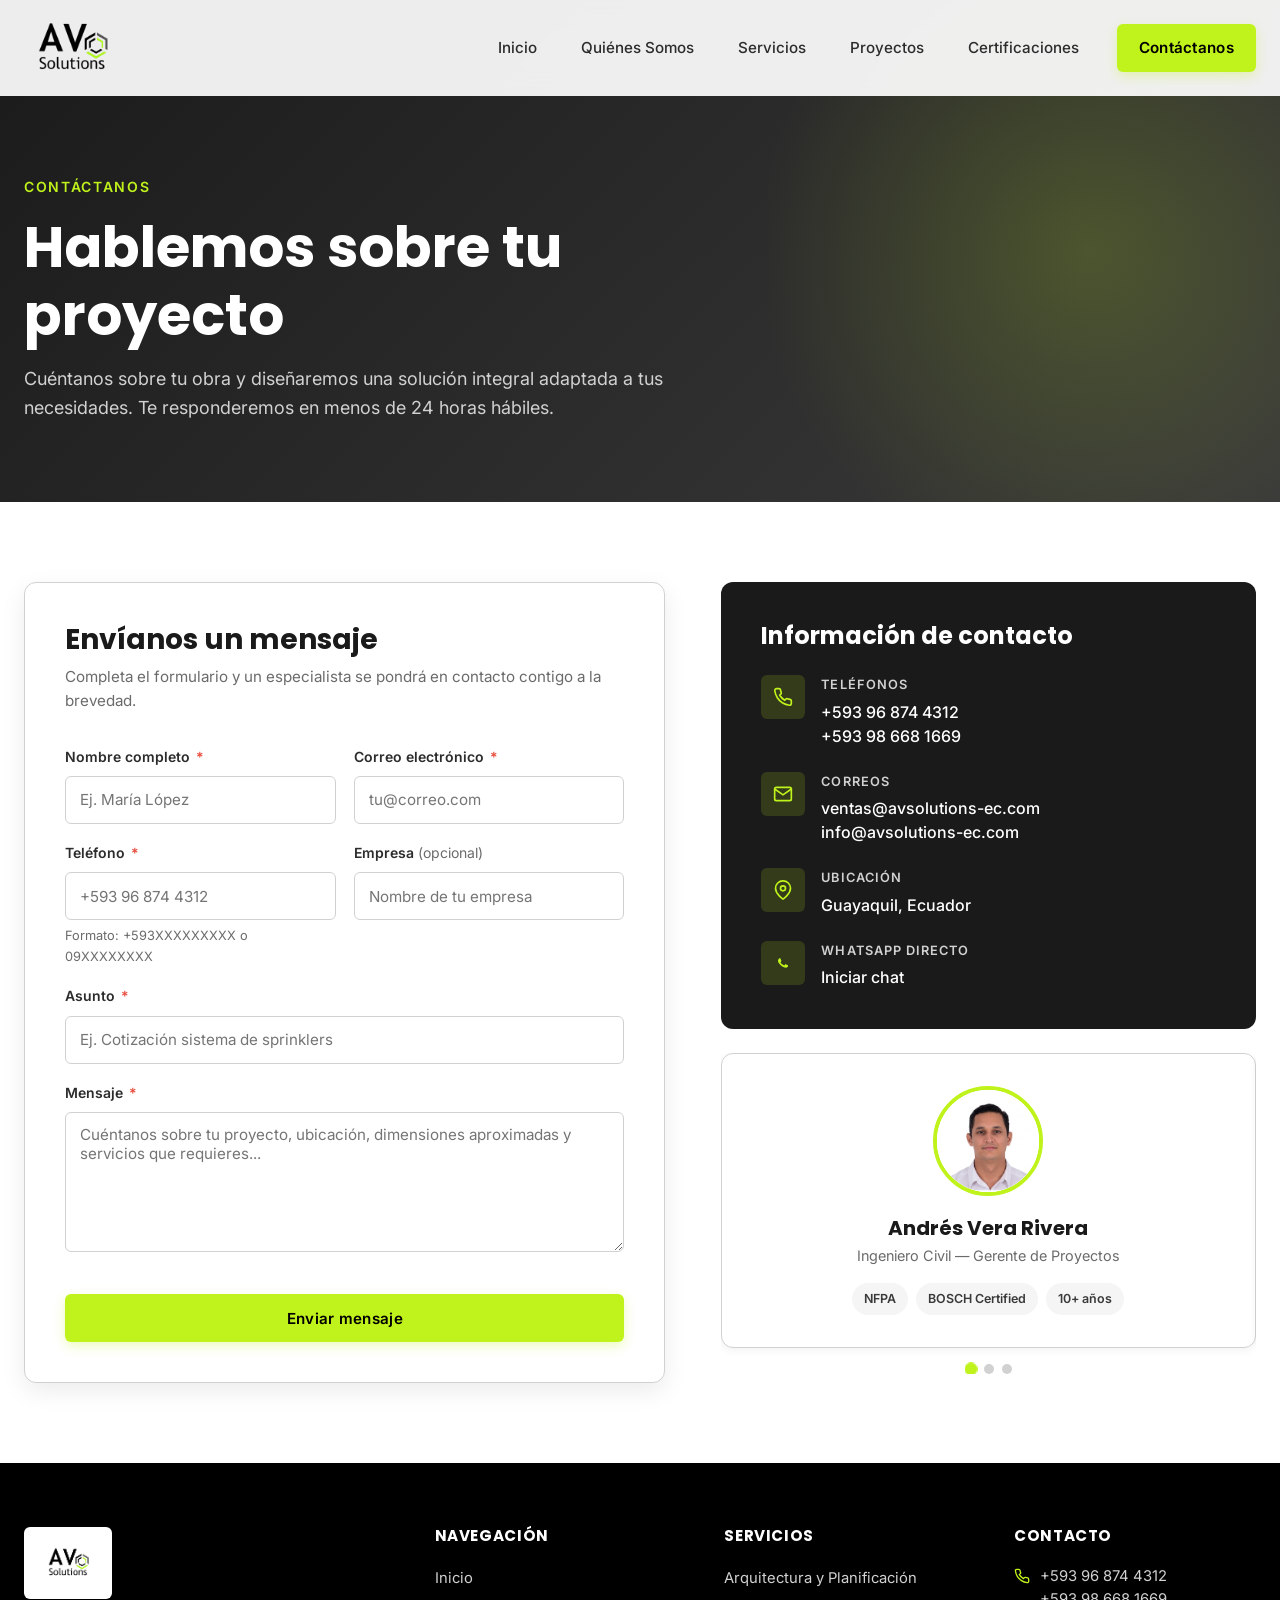
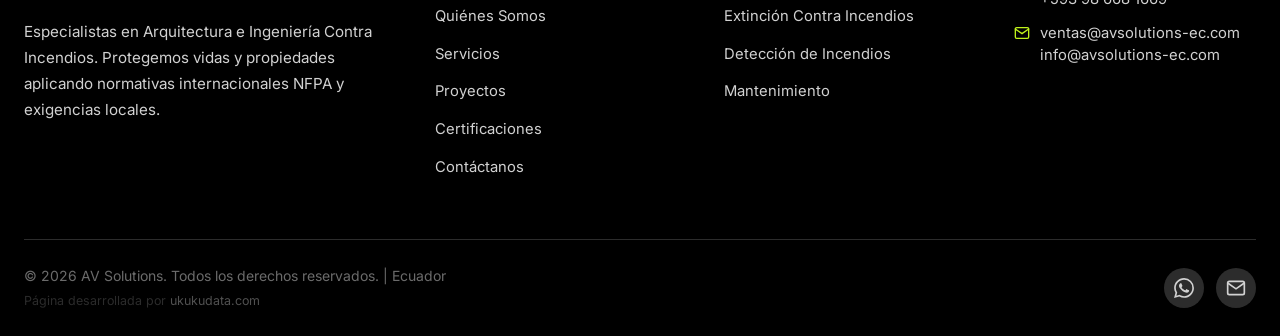
<file: contactanos.html>
<!DOCTYPE html>
<html lang="es">
<head>
    <meta charset="UTF-8">
    <meta name="viewport" content="width=device-width, initial-scale=1.0">
    <meta name="description" content="Contáctanos para asesoría en sistemas contra incendios. AV Solutions - Ecuador. Andrés Vera Rivera, Ingeniero Civil, Gerente de Proyectos.">
    <title>Contáctanos - AV Solutions | Arquitectura e Ingeniería Contra Incendios</title>

    <link rel="icon" type="image/png" href="img/Logo_del_Cliente.png">
    <link rel="preconnect" href="https://fonts.googleapis.com">
    <link rel="preconnect" href="https://fonts.gstatic.com" crossorigin>
    <link href="https://fonts.googleapis.com/css2?family=Inter:wght@400;500;600;700&family=Poppins:wght@500;600;700;800&display=swap" rel="stylesheet">
    <link rel="stylesheet" href="css/styles.css">

    <!-- Forminit SDK -->
    <script src="https://forminit.com/sdk/v1/forminit.js" defer></script>
</head>
<body>

    <!-- ============= HEADER ============= -->
    <header class="header">
        <div class="container">
            <nav class="nav" aria-label="Navegación principal">
                <a href="index.html" class="nav-logo" aria-label="AV Solutions - Inicio">
                    <img src="img/Logo_del_Cliente.png" alt="AV Solutions">
                </a>

                <button class="nav-toggle" aria-label="Abrir menú" aria-expanded="false">
                    <span></span>
                    <span></span>
                    <span></span>
                </button>

                <ul class="nav-menu">
                    <li><a href="index.html" class="nav-link">Inicio</a></li>
                    <li><a href="quienes-somos.html" class="nav-link">Quiénes Somos</a></li>
                    <li><a href="servicios.html" class="nav-link">Servicios</a></li>
                    <li><a href="index.html#proyectos" class="nav-link">Proyectos</a></li>
                    <li><a href="index.html#certificaciones" class="nav-link">Certificaciones</a></li>
                    <li><a href="contactanos.html" class="btn btn-primary nav-cta is-active">Contáctanos</a></li>
                </ul>
            </nav>
        </div>
    </header>

    <!-- ============= PAGE HERO ============= -->
    <section class="page-hero">
        <div class="container">
            <p class="page-hero-eyebrow">Contáctanos</p>
            <h1 class="page-hero-title">Hablemos sobre tu proyecto</h1>
            <p class="page-hero-text">
                Cuéntanos sobre tu obra y diseñaremos una solución integral adaptada a tus necesidades. Te responderemos en menos de 24 horas hábiles.
            </p>
        </div>
    </section>

    <!-- ============= CONTACTO ============= -->
    <section class="contacto">
        <div class="container">
            <div class="contacto-grid">

                <!-- ----- Formulario ----- -->
                <div class="reveal">
                    <div class="form-card">
                        <h2>Envíanos un mensaje</h2>
                        <p class="form-card-subtitle">Completa el formulario y un especialista se pondrá en contacto contigo a la brevedad.</p>

                        <form id="contact-form" class="form-grid" novalidate>

                            <div class="form-field">
                                <label for="fullName" class="form-label">
                                    Nombre completo <span class="required">*</span>
                                </label>
                                <input
                                    type="text"
                                    id="fullName"
                                    name="fi-sender-fullName"
                                    class="form-input"
                                    placeholder="Ej. María López"
                                    autocomplete="name"
                                    required
                                >
                                <span class="form-error"></span>
                            </div>

                            <div class="form-field">
                                <label for="email" class="form-label">
                                    Correo electrónico <span class="required">*</span>
                                </label>
                                <input
                                    type="email"
                                    id="email"
                                    name="fi-sender-email"
                                    class="form-input"
                                    placeholder="tu@correo.com"
                                    autocomplete="email"
                                    required
                                >
                                <span class="form-error"></span>
                            </div>

                            <div class="form-field">
                                <label for="phone" class="form-label">
                                    Teléfono <span class="required">*</span>
                                </label>
                                <input
                                    type="tel"
                                    id="phone"
                                    name="fi-sender-phone"
                                    class="form-input"
                                    placeholder="+593 96 874 4312"
                                    autocomplete="tel"
                                    required
                                >
                                <span class="form-help">Formato: +593XXXXXXXXX o 09XXXXXXXX</span>
                                <span class="form-error"></span>
                            </div>

                            <div class="form-field">
                                <label for="company" class="form-label">
                                    Empresa <span style="color: var(--color-gris-500); font-weight: normal;">(opcional)</span>
                                </label>
                                <input
                                    type="text"
                                    id="company"
                                    name="fi-text-company"
                                    class="form-input"
                                    placeholder="Nombre de tu empresa"
                                    autocomplete="organization"
                                >
                                <span class="form-error"></span>
                            </div>

                            <div class="form-field full">
                                <label for="subject" class="form-label">
                                    Asunto <span class="required">*</span>
                                </label>
                                <input
                                    type="text"
                                    id="subject"
                                    name="fi-text-subject"
                                    class="form-input"
                                    placeholder="Ej. Cotización sistema de sprinklers"
                                    required
                                >
                                <span class="form-error"></span>
                            </div>

                            <div class="form-field full">
                                <label for="message" class="form-label">
                                    Mensaje <span class="required">*</span>
                                </label>
                                <textarea
                                    id="message"
                                    name="fi-text-message"
                                    class="form-textarea"
                                    placeholder="Cuéntanos sobre tu proyecto, ubicación, dimensiones aproximadas y servicios que requieres..."
                                    rows="5"
                                    required
                                ></textarea>
                                <span class="form-error"></span>
                            </div>

                            <button type="submit" class="btn btn-primary form-submit">
                                Enviar mensaje
                            </button>

                            <div class="form-message" role="status" aria-live="polite"></div>
                        </form>
                    </div>
                </div>

                <!-- ----- Información de contacto ----- -->
                <div class="reveal">
                    <div class="contact-info-card">
                        <h3>Información de contacto</h3>
                        <div class="contact-info-list">
                            <div class="contact-info-item">
                                <div class="contact-info-icon">
                                    <svg width="20" height="20" viewBox="0 0 24 24" fill="none" stroke="currentColor" stroke-width="2" stroke-linecap="round">
                                        <path d="M22 16.92v3a2 2 0 0 1-2.18 2 19.79 19.79 0 0 1-8.63-3.07 19.5 19.5 0 0 1-6-6 19.79 19.79 0 0 1-3.07-8.67A2 2 0 0 1 4.11 2h3a2 2 0 0 1 2 1.72 12.84 12.84 0 0 0 .7 2.81 2 2 0 0 1-.45 2.11L8.09 9.91a16 16 0 0 0 6 6l1.27-1.27a2 2 0 0 1 2.11-.45 12.84 12.84 0 0 0 2.81.7A2 2 0 0 1 22 16.92z"/>
                                    </svg>
                                </div>
                                <div class="contact-info-text">
                                    <span class="label">Teléfonos</span>
                                    <span class="value">
                                        <a href="tel:+593968744312">+593 96 874 4312</a><br>
                                        <a href="tel:+593986681669">+593 98 668 1669</a>
                                    </span>
                                </div>
                            </div>

                            <div class="contact-info-item">
                                <div class="contact-info-icon">
                                    <svg width="20" height="20" viewBox="0 0 24 24" fill="none" stroke="currentColor" stroke-width="2" stroke-linecap="round">
                                        <path d="M4 4h16c1.1 0 2 .9 2 2v12c0 1.1-.9 2-2 2H4c-1.1 0-2-.9-2-2V6c0-1.1.9-2 2-2z"/>
                                        <polyline points="22,6 12,13 2,6"/>
                                    </svg>
                                </div>
                                <div class="contact-info-text">
                                    <span class="label">Correos</span>
                                    <span class="value">
                                        <a href="mailto:ventas@avsolutions-ec.com">ventas@avsolutions-ec.com</a><br>
                                        <a href="mailto:info@avsolutions-ec.com">info@avsolutions-ec.com</a>
                                    </span>
                                </div>
                            </div>

                            <div class="contact-info-item">
                                <div class="contact-info-icon">
                                    <svg width="20" height="20" viewBox="0 0 24 24" fill="none" stroke="currentColor" stroke-width="2" stroke-linecap="round">
                                        <path d="M21 10c0 7-9 13-9 13s-9-6-9-13a9 9 0 0 1 18 0z"/>
                                        <circle cx="12" cy="10" r="3"/>
                                    </svg>
                                </div>
                                <div class="contact-info-text">
                                    <span class="label">Ubicación</span>
                                    <span class="value">Guayaquil, Ecuador</span>
                                </div>
                            </div>

                            <div class="contact-info-item">
                                <div class="contact-info-icon">
                                    <svg width="20" height="20" viewBox="0 0 24 24" fill="currentColor">
                                        <path d="M17.472 14.382c-.297-.149-1.758-.867-2.03-.967-.273-.099-.471-.148-.67.15-.197.297-.767.966-.94 1.164-.173.199-.347.223-.644.075-.297-.15-1.255-.463-2.39-1.475-.883-.788-1.48-1.761-1.653-2.059-.173-.297-.018-.458.13-.606.134-.133.298-.347.446-.52.149-.174.198-.298.298-.497.099-.198.05-.371-.025-.52-.075-.149-.669-1.612-.916-2.207-.242-.579-.487-.5-.669-.51-.173-.008-.371-.01-.57-.01-.198 0-.52.074-.792.372-.272.297-1.04 1.016-1.04 2.479 0 1.462 1.065 2.875 1.213 3.074.149.198 2.096 3.2 5.077 4.487.709.306 1.262.489 1.694.625.712.227 1.36.195 1.871.118.571-.085 1.758-.719 2.006-1.413.248-.694.248-1.289.173-1.413-.074-.124-.272-.198-.57-.347"/>
                                    </svg>
                                </div>
                                <div class="contact-info-text">
                                    <span class="label">WhatsApp directo</span>
                                    <span class="value">
                                        <a href="https://wa.me/593968744312" target="_blank" rel="noopener">Iniciar chat</a>
                                    </span>
                                </div>
                            </div>
                        </div>
                    </div>

                    <!-- Carrusel de equipo -->
                    <div class="team-carousel">
                        <div class="team-track">

                            <!-- Andrés -->
                            <div class="manager-card">
                                <div class="manager-photo">
                                    <img src="img/Foto_Cliente.svg" alt="Andrés Vera Rivera">
                                </div>
                                <h4>Andrés Vera Rivera</h4>
                                <p class="role">Ingeniero Civil — Gerente de Proyectos</p>
                                <div class="badges">
                                    <span class="badge">NFPA</span>
                                    <span class="badge">BOSCH Certified</span>
                                    <span class="badge">10+ años</span>
                                </div>
                            </div>

                            <!-- Mayra -->
                            <div class="manager-card">
                                <div class="manager-photo">
                                    <img src="img/foto_mae.png" alt="Mayra Arévalo">
                                </div>
                                <h4>Mayra Arévalo</h4>
                                <p class="role">Ingeniera Electromecánica — Dirección de Obras</p>
                                <div class="badges">
                                    <span class="badge">Máster Electricidad</span>
                                    <span class="badge">Energías Renovables</span>
                                    <span class="badge">Eficiencia Energética</span>
                                </div>
                            </div>

                            <!-- José -->
                            <div class="manager-card">
                                <div class="manager-photo">
                                    <img src="img/foto_jose.png" alt="José Gabriel Vera">
                                </div>
                                <h4>José Gabriel Vera</h4>
                                <p class="role">Arquitecto — Coordinador de Proyectos</p>
                                <div class="badges">
                                    <span class="badge">NFPA</span>
                                    <span class="badge">Analista Seg. Humana</span>
                                </div>
                            </div>

                        </div>

                        <!-- Controles -->
                        <div class="team-dots" role="tablist" aria-label="Perfil del equipo">
                            <button class="team-dot is-active" role="tab" aria-selected="true" aria-label="Andrés Vera"></button>
                            <button class="team-dot" role="tab" aria-selected="false" aria-label="Mayra Arévalo"></button>
                            <button class="team-dot" role="tab" aria-selected="false" aria-label="José Gabriel Vera"></button>
                        </div>
                    </div>
                </div>

            </div>
        </div>
    </section>

    <!-- ============= FOOTER ============= -->
    <footer class="footer">
        <div class="container">
            <div class="footer-grid">
                <div class="footer-brand">
                    <a href="index.html" class="footer-brand-logo" aria-label="AV Solutions - Inicio">
                        <img src="img/Logo_del_Cliente.png" alt="AV Solutions">
                    </a>
                    <p>Especialistas en Arquitectura e Ingeniería Contra Incendios. Protegemos vidas y propiedades aplicando normativas internacionales NFPA y exigencias locales.</p>
                </div>

                <div class="footer-col">
                    <h5>Navegación</h5>
                    <ul>
                        <li><a href="index.html">Inicio</a></li>
                        <li><a href="quienes-somos.html">Quiénes Somos</a></li>
                        <li><a href="servicios.html">Servicios</a></li>
                        <li><a href="index.html#proyectos">Proyectos</a></li>
                        <li><a href="index.html#certificaciones">Certificaciones</a></li>
                        <li><a href="contactanos.html">Contáctanos</a></li>
                    </ul>
                </div>

                <div class="footer-col">
                    <h5>Servicios</h5>
                    <ul>
                        <li><a href="servicios.html#arquitectura">Arquitectura y Planificación</a></li>
                        <li><a href="servicios.html#extincion">Extinción Contra Incendios</a></li>
                        <li><a href="servicios.html#deteccion">Detección de Incendios</a></li>
                        <li><a href="servicios.html#mantenimiento">Mantenimiento</a></li>
                    </ul>
                </div>

                <div class="footer-col">
                    <h5>Contacto</h5>
                    <div class="footer-contact-item">
                        <svg width="16" height="16" viewBox="0 0 24 24" fill="none" stroke="currentColor" stroke-width="2" stroke-linecap="round"><path d="M22 16.92v3a2 2 0 0 1-2.18 2 19.79 19.79 0 0 1-8.63-3.07 19.5 19.5 0 0 1-6-6 19.79 19.79 0 0 1-3.07-8.67A2 2 0 0 1 4.11 2h3a2 2 0 0 1 2 1.72 12.84 12.84 0 0 0 .7 2.81 2 2 0 0 1-.45 2.11L8.09 9.91a16 16 0 0 0 6 6l1.27-1.27a2 2 0 0 1 2.11-.45 12.84 12.84 0 0 0 2.81.7A2 2 0 0 1 22 16.92z"/></svg>
                        <span>+593 96 874 4312<br>+593 98 668 1669</span>
                    </div>
                    <div class="footer-contact-item">
                        <svg width="16" height="16" viewBox="0 0 24 24" fill="none" stroke="currentColor" stroke-width="2" stroke-linecap="round"><path d="M4 4h16c1.1 0 2 .9 2 2v12c0 1.1-.9 2-2 2H4c-1.1 0-2-.9-2-2V6c0-1.1.9-2 2-2z"/><polyline points="22,6 12,13 2,6"/></svg>
                        <span>ventas@avsolutions-ec.com<br>info@avsolutions-ec.com</span>
                    </div>
                </div>
            </div>

            <div class="footer-bottom">
                <p>&copy; <span id="year">2025</span> AV Solutions. Todos los derechos reservados. | Ecuador<br><span class="footer-credit">Página desarrollada por <a href="https://ukukudata.com" target="_blank" rel="noopener">ukukudata.com</a></span></p>
                <div class="footer-social" aria-label="Redes sociales">
                    <a href="https://wa.me/593968744312" aria-label="WhatsApp" target="_blank" rel="noopener">
                        <svg width="20" height="20" viewBox="0 0 24 24" fill="currentColor"><path d="M17.472 14.382c-.297-.149-1.758-.867-2.03-.967-.273-.099-.471-.148-.67.15-.197.297-.767.966-.94 1.164-.173.199-.347.223-.644.075-.297-.15-1.255-.463-2.39-1.475-.883-.788-1.48-1.761-1.653-2.059-.173-.297-.018-.458.13-.606.134-.133.298-.347.446-.52.149-.174.198-.298.298-.497.099-.198.05-.371-.025-.52-.075-.149-.669-1.612-.916-2.207-.242-.579-.487-.5-.669-.51-.173-.008-.371-.01-.57-.01-.198 0-.52.074-.792.372-.272.297-1.04 1.016-1.04 2.479 0 1.462 1.065 2.875 1.213 3.074.149.198 2.096 3.2 5.077 4.487.709.306 1.262.489 1.694.625.712.227 1.36.195 1.871.118.571-.085 1.758-.719 2.006-1.413.248-.694.248-1.289.173-1.413-.074-.124-.272-.198-.57-.347m-5.421 7.403h-.004a9.87 9.87 0 01-5.031-1.378l-.361-.214-3.741.982.998-3.648-.235-.374a9.86 9.86 0 01-1.51-5.26c.001-5.45 4.436-9.884 9.888-9.884 2.64 0 5.122 1.03 6.988 2.898a9.825 9.825 0 012.893 6.994c-.003 5.45-4.437 9.884-9.885 9.884m8.413-18.297A11.815 11.815 0 0012.05 0C5.495 0 .16 5.335.157 11.892c0 2.096.547 4.142 1.588 5.945L.057 24l6.305-1.654a11.882 11.882 0 005.683 1.448h.005c6.554 0 11.89-5.335 11.893-11.893a11.821 11.821 0 00-3.48-8.413Z"/></svg>
                    </a>
                    <a href="mailto:ventas@avsolutions-ec.com" aria-label="Email">
                        <svg width="20" height="20" viewBox="0 0 24 24" fill="none" stroke="currentColor" stroke-width="2"><path d="M4 4h16c1.1 0 2 .9 2 2v12c0 1.1-.9 2-2 2H4c-1.1 0-2-.9-2-2V6c0-1.1.9-2 2-2z"/><polyline points="22,6 12,13 2,6"/></svg>
                    </a>
                </div>
            </div>
        </div>
    </footer>

    <script>document.getElementById('year').textContent = new Date().getFullYear();</script>
    <script src="js/script.js"></script>
    <script>
    (function () {
        const track = document.querySelector('.team-track');
        const dots  = document.querySelectorAll('.team-dot');
        if (!track || !dots.length) return;

        let current = 0;
        const total = dots.length;
        let timer;

        function goTo(idx) {
            current = (idx + total) % total;
            track.style.transform = 'translateX(-' + (current * 100) + '%)';
            dots.forEach((d, i) => {
                d.classList.toggle('is-active', i === current);
                d.setAttribute('aria-selected', i === current);
            });
        }

        function next() { goTo(current + 1); }

        function startAuto() { timer = setInterval(next, 3500); }
        function stopAuto()  { clearInterval(timer); }

        dots.forEach((d, i) => {
            d.addEventListener('click', () => { stopAuto(); goTo(i); startAuto(); });
        });

        startAuto();
    })();
    </script>

</body>
</html>
</file>
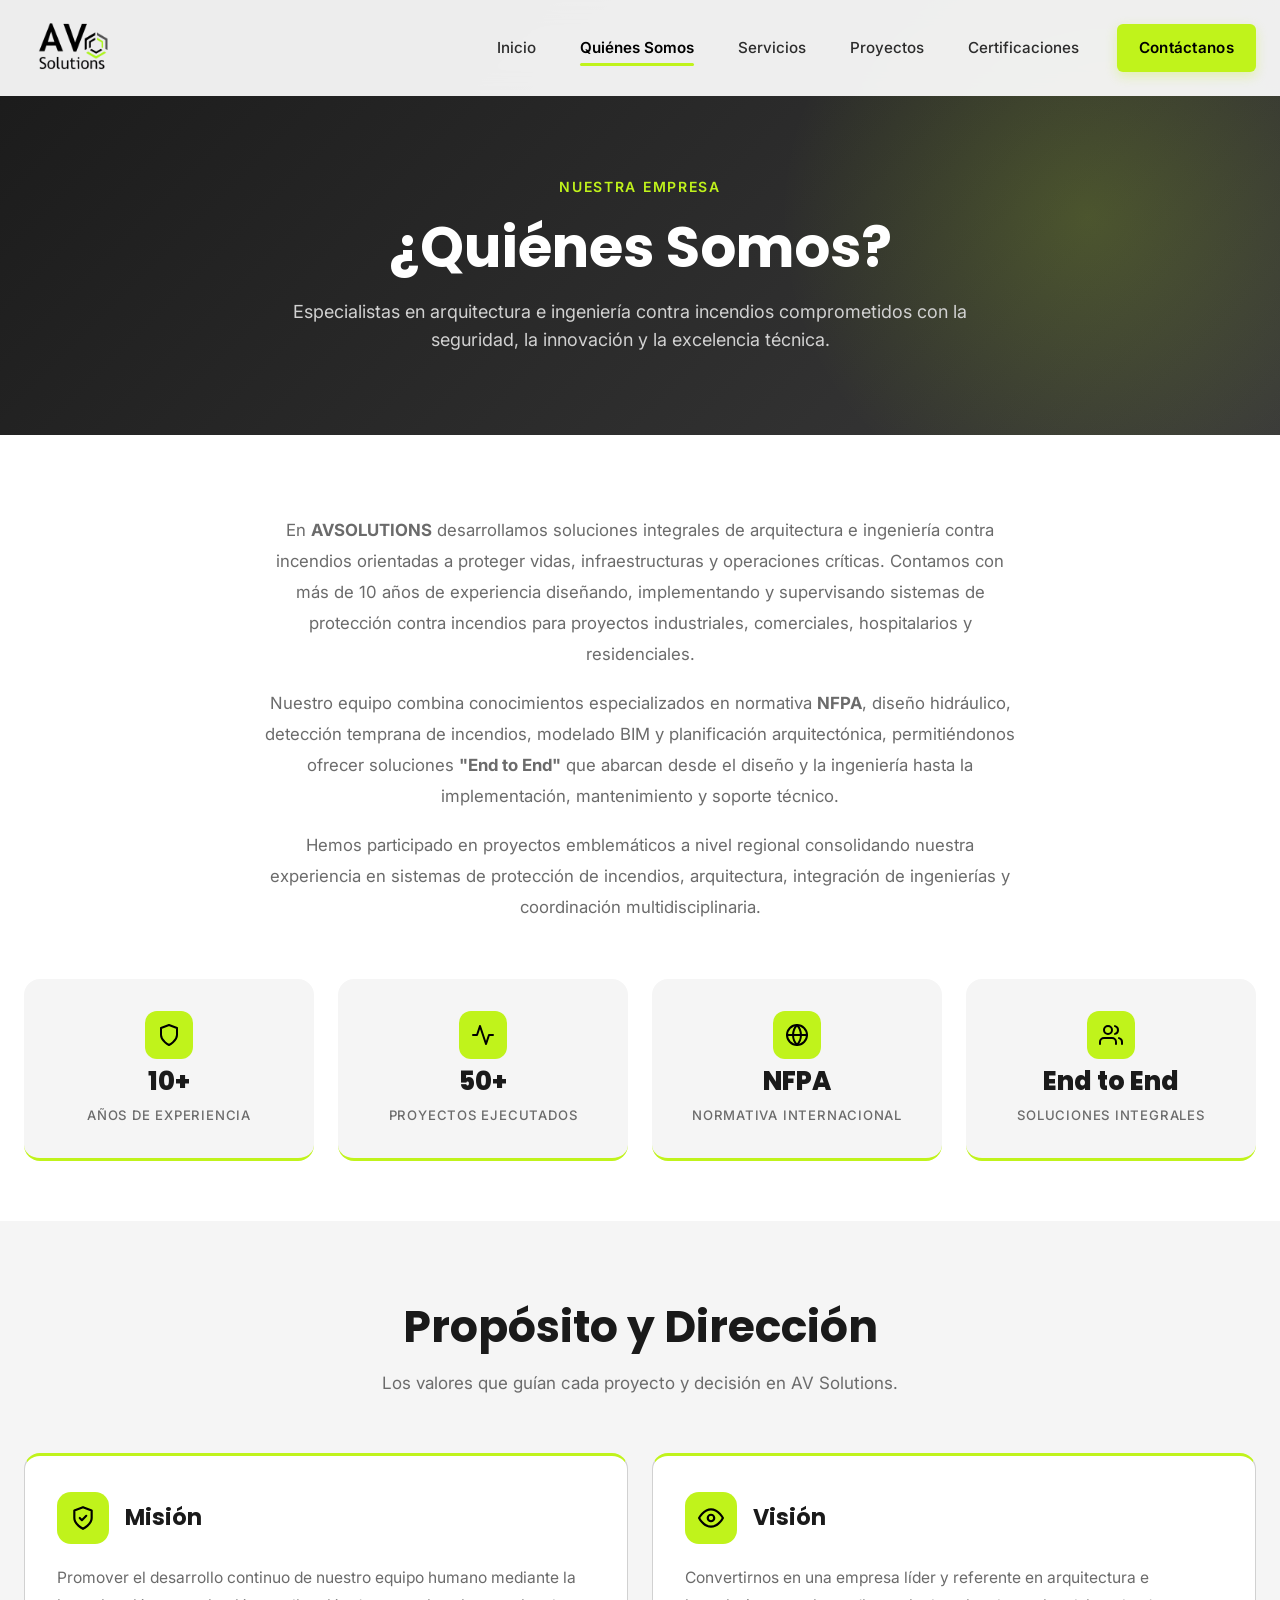
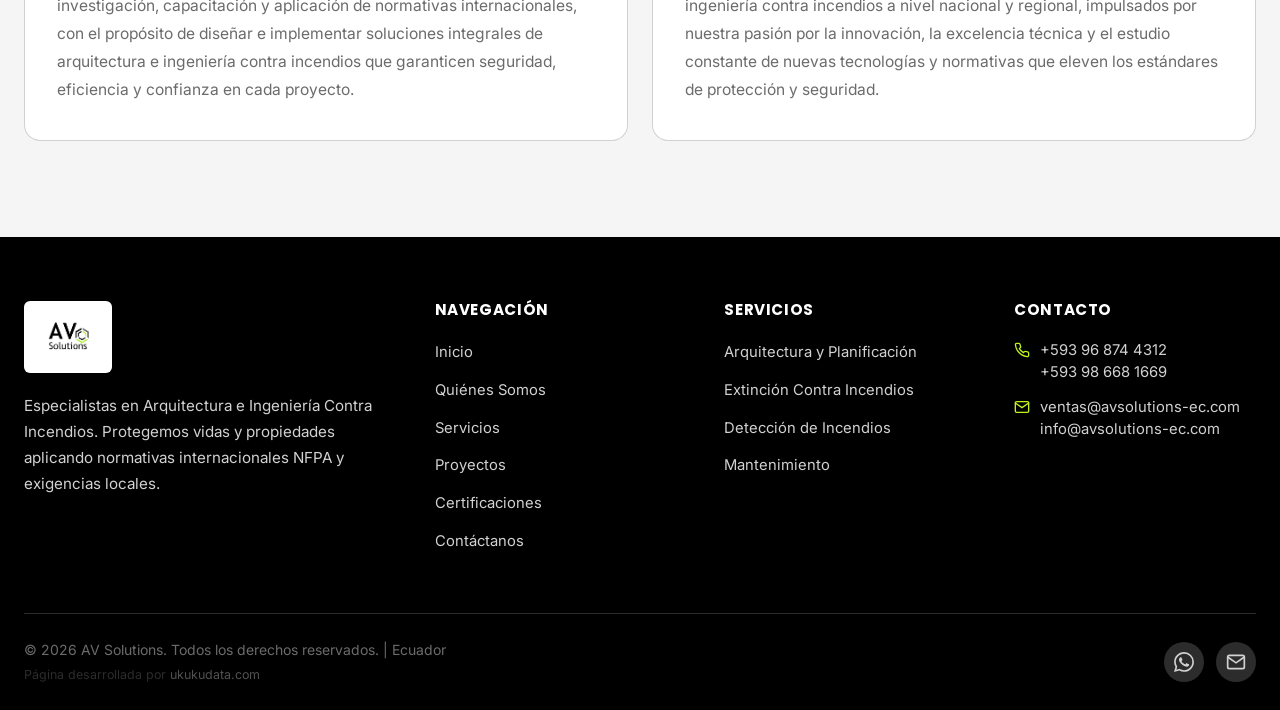
<file: quienes-somos.html>
<!DOCTYPE html>
<html lang="es">
<head>
    <meta charset="UTF-8">
    <meta name="viewport" content="width=device-width, initial-scale=1.0">
    <meta name="description" content="Quiénes Somos - AV Solutions. Más de 10 años de experiencia en arquitectura e ingeniería contra incendios en Ecuador.">
    <meta name="keywords" content="quiénes somos, AV Solutions, misión, visión, contra incendios, NFPA, Ecuador">
    <meta name="author" content="AV Solutions">

    <meta property="og:title" content="Quiénes Somos - AV Solutions">
    <meta property="og:description" content="Conoce a AV Solutions: más de 10 años protegiendo vidas e infraestructuras con soluciones End to End en ingeniería contra incendios.">
    <meta property="og:type" content="website">

    <title>Quiénes Somos - AV Solutions</title>

    <link rel="icon" type="image/png" href="img/Logo_del_Cliente.png">
    <link rel="preconnect" href="https://fonts.googleapis.com">
    <link rel="preconnect" href="https://fonts.gstatic.com" crossorigin>
    <link href="https://fonts.googleapis.com/css2?family=Inter:wght@400;500;600;700&family=Poppins:wght@500;600;700;800&display=swap" rel="stylesheet">
    <link rel="stylesheet" href="css/styles.css">
</head>
<body>

    <!-- ============= HEADER ============= -->
    <header class="header">
        <div class="container">
            <nav class="nav" aria-label="Navegación principal">
                <a href="index.html" class="nav-logo" aria-label="AV Solutions - Inicio">
                    <img src="img/Logo_del_Cliente.png" alt="AV Solutions">
                </a>

                <button class="nav-toggle" aria-label="Abrir menú" aria-expanded="false">
                    <span></span>
                    <span></span>
                    <span></span>
                </button>

                <ul class="nav-menu">
                    <li><a href="index.html" class="nav-link">Inicio</a></li>
                    <li><a href="quienes-somos.html" class="nav-link is-active">Quiénes Somos</a></li>
                    <li><a href="servicios.html" class="nav-link">Servicios</a></li>
                    <li><a href="index.html#proyectos" class="nav-link">Proyectos</a></li>
                    <li><a href="index.html#certificaciones" class="nav-link">Certificaciones</a></li>
                    <li><a href="contactanos.html" class="btn btn-primary nav-cta">Contáctanos</a></li>
                </ul>
            </nav>
        </div>
    </header>

    <!-- ============= PAGE HERO ============= -->
    <section class="page-hero">
        <div class="container">
            <div class="fade-in-up" style="text-align:center; max-width:720px; margin:0 auto;">
                <p class="page-hero-eyebrow">Nuestra Empresa</p>
                <h1 class="page-hero-title">¿Quiénes Somos?</h1>
                <p class="page-hero-text">Especialistas en arquitectura e ingeniería contra incendios comprometidos con la seguridad, la innovación y la excelencia técnica.</p>
            </div>
        </div>
    </section>

    <!-- ============= QUIÉNES SOMOS — INTRO ============= -->
    <section class="qs-section">
        <div class="container">

            <div class="qs-intro reveal">
                <p>En <strong>AVSOLUTIONS</strong> desarrollamos soluciones integrales de arquitectura e ingeniería contra incendios orientadas a proteger vidas, infraestructuras y operaciones críticas. Contamos con más de 10 años de experiencia diseñando, implementando y supervisando sistemas de protección contra incendios para proyectos industriales, comerciales, hospitalarios y residenciales.</p>
                <p>Nuestro equipo combina conocimientos especializados en normativa <strong>NFPA</strong>, diseño hidráulico, detección temprana de incendios, modelado BIM y planificación arquitectónica, permitiéndonos ofrecer soluciones <strong>"End to End"</strong> que abarcan desde el diseño y la ingeniería hasta la implementación, mantenimiento y soporte técnico.</p>
                <p>Hemos participado en proyectos emblemáticos a nivel regional consolidando nuestra experiencia en sistemas de protección de incendios, arquitectura, integración de ingenierías y coordinación multidisciplinaria.</p>
            </div>

            <!-- Pilares -->
            <div class="qs-pilares reveal-stagger">
                <div class="qs-pilar">
                    <div class="qs-pilar-icon" aria-hidden="true">
                        <svg width="24" height="24" viewBox="0 0 24 24" fill="none" stroke="currentColor" stroke-width="2" stroke-linecap="round" stroke-linejoin="round"><path d="M12 22s8-4 8-10V5l-8-3-8 3v7c0 6 8 10 8 10z"/></svg>
                    </div>
                    <span class="qs-pilar-num">10+</span>
                    <span class="qs-pilar-label">Años de experiencia</span>
                </div>
                <div class="qs-pilar">
                    <div class="qs-pilar-icon" aria-hidden="true">
                        <svg width="24" height="24" viewBox="0 0 24 24" fill="none" stroke="currentColor" stroke-width="2" stroke-linecap="round" stroke-linejoin="round"><polyline points="22 12 18 12 15 21 9 3 6 12 2 12"/></svg>
                    </div>
                    <span class="qs-pilar-num">50+</span>
                    <span class="qs-pilar-label">Proyectos ejecutados</span>
                </div>
                <div class="qs-pilar">
                    <div class="qs-pilar-icon" aria-hidden="true">
                        <svg width="24" height="24" viewBox="0 0 24 24" fill="none" stroke="currentColor" stroke-width="2" stroke-linecap="round" stroke-linejoin="round"><circle cx="12" cy="12" r="10"/><line x1="2" y1="12" x2="22" y2="12"/><path d="M12 2a15.3 15.3 0 0 1 4 10 15.3 15.3 0 0 1-4 10 15.3 15.3 0 0 1-4-10 15.3 15.3 0 0 1 4-10z"/></svg>
                    </div>
                    <span class="qs-pilar-num">NFPA</span>
                    <span class="qs-pilar-label">Normativa internacional</span>
                </div>
                <div class="qs-pilar">
                    <div class="qs-pilar-icon" aria-hidden="true">
                        <svg width="24" height="24" viewBox="0 0 24 24" fill="none" stroke="currentColor" stroke-width="2" stroke-linecap="round" stroke-linejoin="round"><path d="M17 21v-2a4 4 0 0 0-4-4H5a4 4 0 0 0-4 4v2"/><circle cx="9" cy="7" r="4"/><path d="M23 21v-2a4 4 0 0 0-3-3.87"/><path d="M16 3.13a4 4 0 0 1 0 7.75"/></svg>
                    </div>
                    <span class="qs-pilar-num">End to End</span>
                    <span class="qs-pilar-label">Soluciones integrales</span>
                </div>
            </div>

        </div>
    </section>

    <!-- ============= MISIÓN Y VISIÓN ============= -->
    <section class="qs-mv-section">
        <div class="container">
            <div class="section-header reveal">
                <h2 class="section-title">Propósito y Dirección</h2>
                <p class="section-subtitle">Los valores que guían cada proyecto y decisión en AV Solutions.</p>
            </div>

            <div class="qs-mv reveal-stagger">
                <div class="qs-mv-card">
                    <div class="qs-mv-card-header">
                        <div class="qs-mv-icon" aria-hidden="true">
                            <svg width="26" height="26" viewBox="0 0 24 24" fill="none" stroke="currentColor" stroke-width="2" stroke-linecap="round" stroke-linejoin="round"><path d="M12 22s8-4 8-10V5l-8-3-8 3v7c0 6 8 10 8 10z"/><polyline points="9 12 11 14 15 10"/></svg>
                        </div>
                        <h3>Misión</h3>
                    </div>
                    <p>Promover el desarrollo continuo de nuestro equipo humano mediante la investigación, capacitación y aplicación de normativas internacionales, con el propósito de diseñar e implementar soluciones integrales de arquitectura e ingeniería contra incendios que garanticen seguridad, eficiencia y confianza en cada proyecto.</p>
                </div>

                <div class="qs-mv-card">
                    <div class="qs-mv-card-header">
                        <div class="qs-mv-icon" aria-hidden="true">
                            <svg width="26" height="26" viewBox="0 0 24 24" fill="none" stroke="currentColor" stroke-width="2" stroke-linecap="round" stroke-linejoin="round"><path d="M1 12s4-8 11-8 11 8 11 8-4 8-11 8-11-8-11-8z"/><circle cx="12" cy="12" r="3"/></svg>
                        </div>
                        <h3>Visión</h3>
                    </div>
                    <p>Convertirnos en una empresa líder y referente en arquitectura e ingeniería contra incendios a nivel nacional y regional, impulsados por nuestra pasión por la innovación, la excelencia técnica y el estudio constante de nuevas tecnologías y normativas que eleven los estándares de protección y seguridad.</p>
                </div>
            </div>
        </div>
    </section>

    <!-- ============= FOOTER ============= -->
    <footer class="footer">
        <div class="container">
            <div class="footer-grid">
                <div class="footer-brand">
                    <a href="index.html" class="footer-brand-logo" aria-label="AV Solutions - Inicio">
                        <img src="img/Logo_del_Cliente.png" alt="AV Solutions">
                    </a>
                    <p>Especialistas en Arquitectura e Ingeniería Contra Incendios. Protegemos vidas y propiedades aplicando normativas internacionales NFPA y exigencias locales.</p>
                </div>

                <div class="footer-col">
                    <h5>Navegación</h5>
                    <ul>
                        <li><a href="index.html">Inicio</a></li>
                        <li><a href="quienes-somos.html">Quiénes Somos</a></li>
                        <li><a href="servicios.html">Servicios</a></li>
                        <li><a href="index.html#proyectos">Proyectos</a></li>
                        <li><a href="index.html#certificaciones">Certificaciones</a></li>
                        <li><a href="contactanos.html">Contáctanos</a></li>
                    </ul>
                </div>

                <div class="footer-col">
                    <h5>Servicios</h5>
                    <ul>
                        <li><a href="servicios.html#arquitectura">Arquitectura y Planificación</a></li>
                        <li><a href="servicios.html#extincion">Extinción Contra Incendios</a></li>
                        <li><a href="servicios.html#deteccion">Detección de Incendios</a></li>
                        <li><a href="servicios.html#mantenimiento">Mantenimiento</a></li>
                    </ul>
                </div>

                <div class="footer-col">
                    <h5>Contacto</h5>
                    <div class="footer-contact-item">
                        <svg width="16" height="16" viewBox="0 0 24 24" fill="none" stroke="currentColor" stroke-width="2" stroke-linecap="round"><path d="M22 16.92v3a2 2 0 0 1-2.18 2 19.79 19.79 0 0 1-8.63-3.07 19.5 19.5 0 0 1-6-6 19.79 19.79 0 0 1-3.07-8.67A2 2 0 0 1 4.11 2h3a2 2 0 0 1 2 1.72 12.84 12.84 0 0 0 .7 2.81 2 2 0 0 1-.45 2.11L8.09 9.91a16 16 0 0 0 6 6l1.27-1.27a2 2 0 0 1 2.11-.45 12.84 12.84 0 0 0 2.81.7A2 2 0 0 1 22 16.92z"/></svg>
                        <span>+593 96 874 4312<br>+593 98 668 1669</span>
                    </div>
                    <div class="footer-contact-item">
                        <svg width="16" height="16" viewBox="0 0 24 24" fill="none" stroke="currentColor" stroke-width="2" stroke-linecap="round"><path d="M4 4h16c1.1 0 2 .9 2 2v12c0 1.1-.9 2-2 2H4c-1.1 0-2-.9-2-2V6c0-1.1.9-2 2-2z"/><polyline points="22,6 12,13 2,6"/></svg>
                        <span>ventas@avsolutions-ec.com<br>info@avsolutions-ec.com</span>
                    </div>
                </div>
            </div>

            <div class="footer-bottom">
                <p>&copy; <span id="year">2025</span> AV Solutions. Todos los derechos reservados. | Ecuador<br><span class="footer-credit">Página desarrollada por <a href="https://ukukudata.com" target="_blank" rel="noopener">ukukudata.com</a></span></p>
                <div class="footer-social" aria-label="Redes sociales">
                    <a href="https://wa.me/593968744312" aria-label="WhatsApp" target="_blank" rel="noopener">
                        <svg width="20" height="20" viewBox="0 0 24 24" fill="currentColor"><path d="M17.472 14.382c-.297-.149-1.758-.867-2.03-.967-.273-.099-.471-.148-.67.15-.197.297-.767.966-.94 1.164-.173.199-.347.223-.644.075-.297-.15-1.255-.463-2.39-1.475-.883-.788-1.48-1.761-1.653-2.059-.173-.297-.018-.458.13-.606.134-.133.298-.347.446-.52.149-.174.198-.298.298-.497.099-.198.05-.371-.025-.52-.075-.149-.669-1.612-.916-2.207-.242-.579-.487-.5-.669-.51-.173-.008-.371-.01-.57-.01-.198 0-.52.074-.792.372-.272.297-1.04 1.016-1.04 2.479 0 1.462 1.065 2.875 1.213 3.074.149.198 2.096 3.2 5.077 4.487.709.306 1.262.489 1.694.625.712.227 1.36.195 1.871.118.571-.085 1.758-.719 2.006-1.413.248-.694.248-1.289.173-1.413-.074-.124-.272-.198-.57-.347m-5.421 7.403h-.004a9.87 9.87 0 01-5.031-1.378l-.361-.214-3.741.982.998-3.648-.235-.374a9.86 9.86 0 01-1.51-5.26c.001-5.45 4.436-9.884 9.888-9.884 2.64 0 5.122 1.03 6.988 2.898a9.825 9.825 0 012.893 6.994c-.003 5.45-4.437 9.884-9.885 9.884m8.413-18.297A11.815 11.815 0 0012.05 0C5.495 0 .16 5.335.157 11.892c0 2.096.547 4.142 1.588 5.945L.057 24l6.305-1.654a11.882 11.882 0 005.683 1.448h.005c6.554 0 11.89-5.335 11.893-11.893a11.821 11.821 0 00-3.48-8.413Z"/></svg>
                    </a>
                    <a href="mailto:ventas@avsolutions-ec.com" aria-label="Email">
                        <svg width="20" height="20" viewBox="0 0 24 24" fill="none" stroke="currentColor" stroke-width="2"><path d="M4 4h16c1.1 0 2 .9 2 2v12c0 1.1-.9 2-2 2H4c-1.1 0-2-.9-2-2V6c0-1.1.9-2 2-2z"/><polyline points="22,6 12,13 2,6"/></svg>
                    </a>
                </div>
            </div>
        </div>
    </footer>

    <script>document.getElementById('year').textContent = new Date().getFullYear();</script>
    <script src="js/script.js"></script>

</body>
</html>
</file>
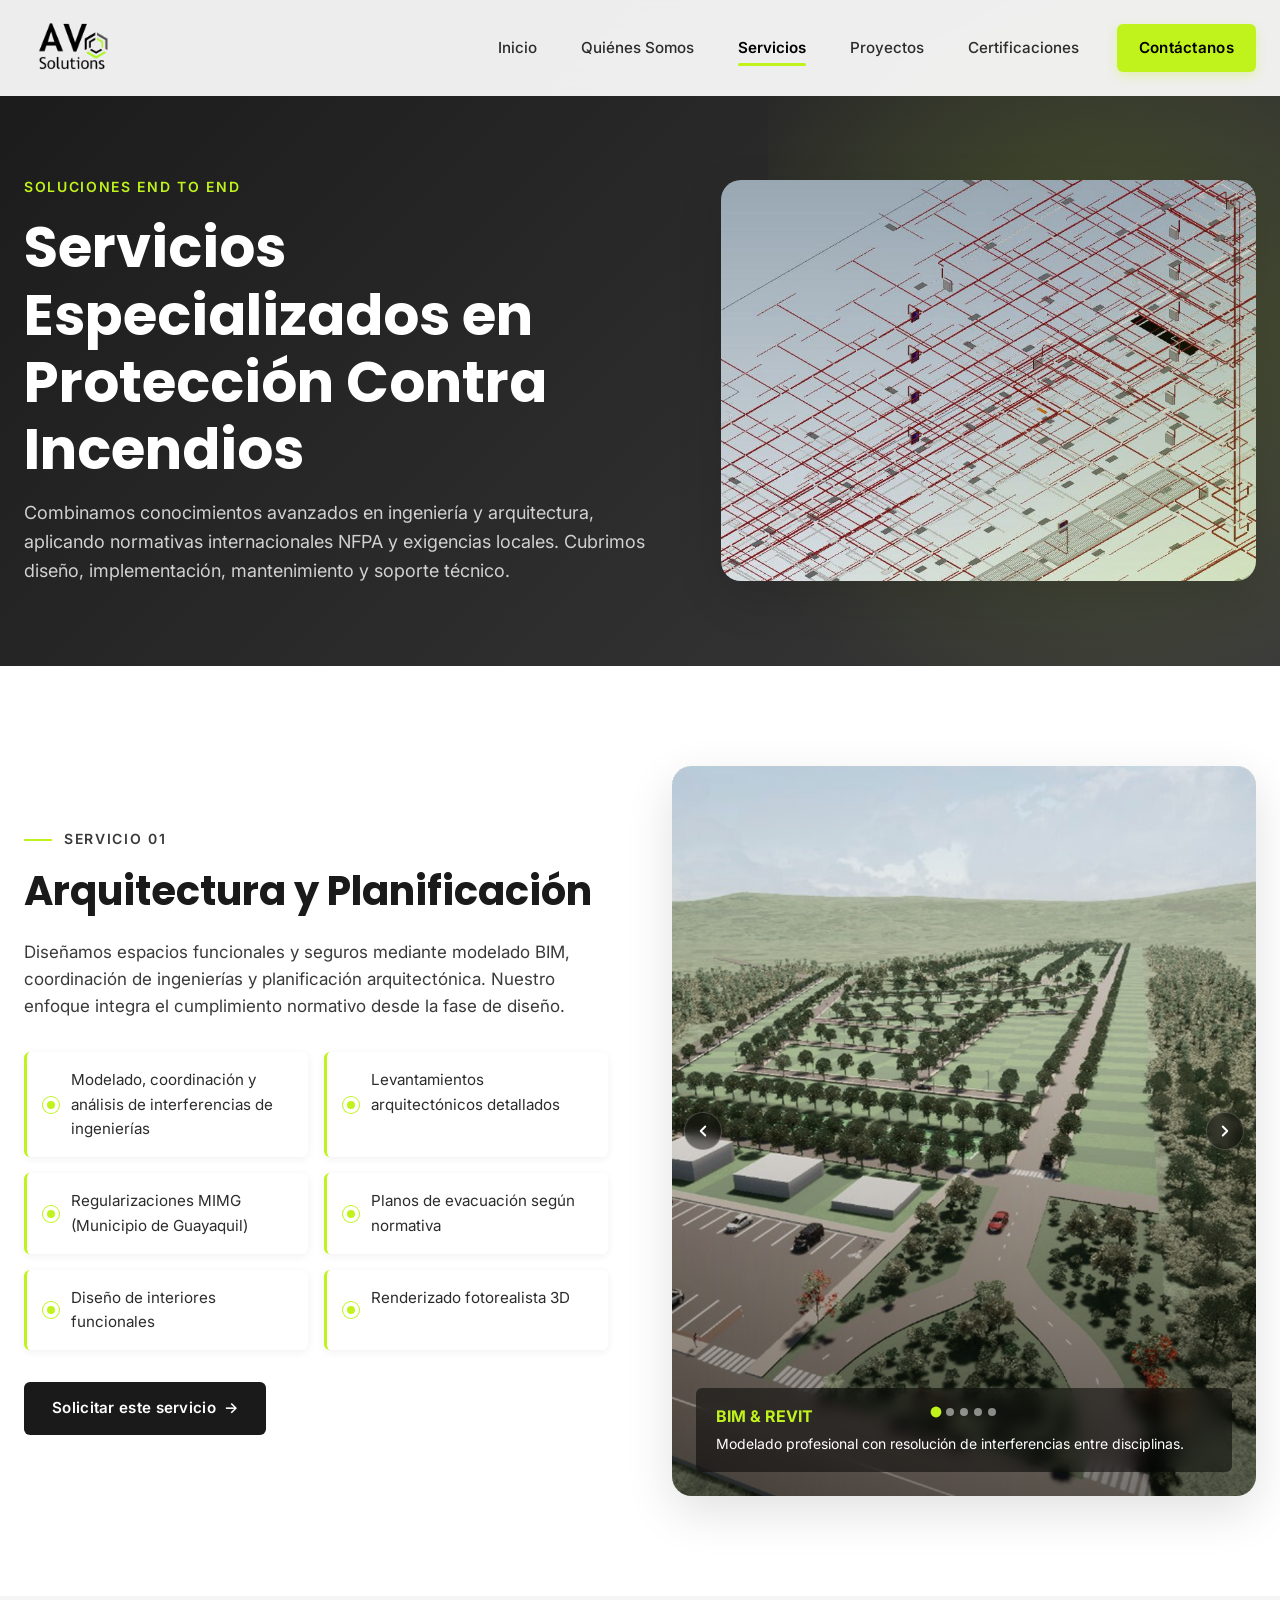
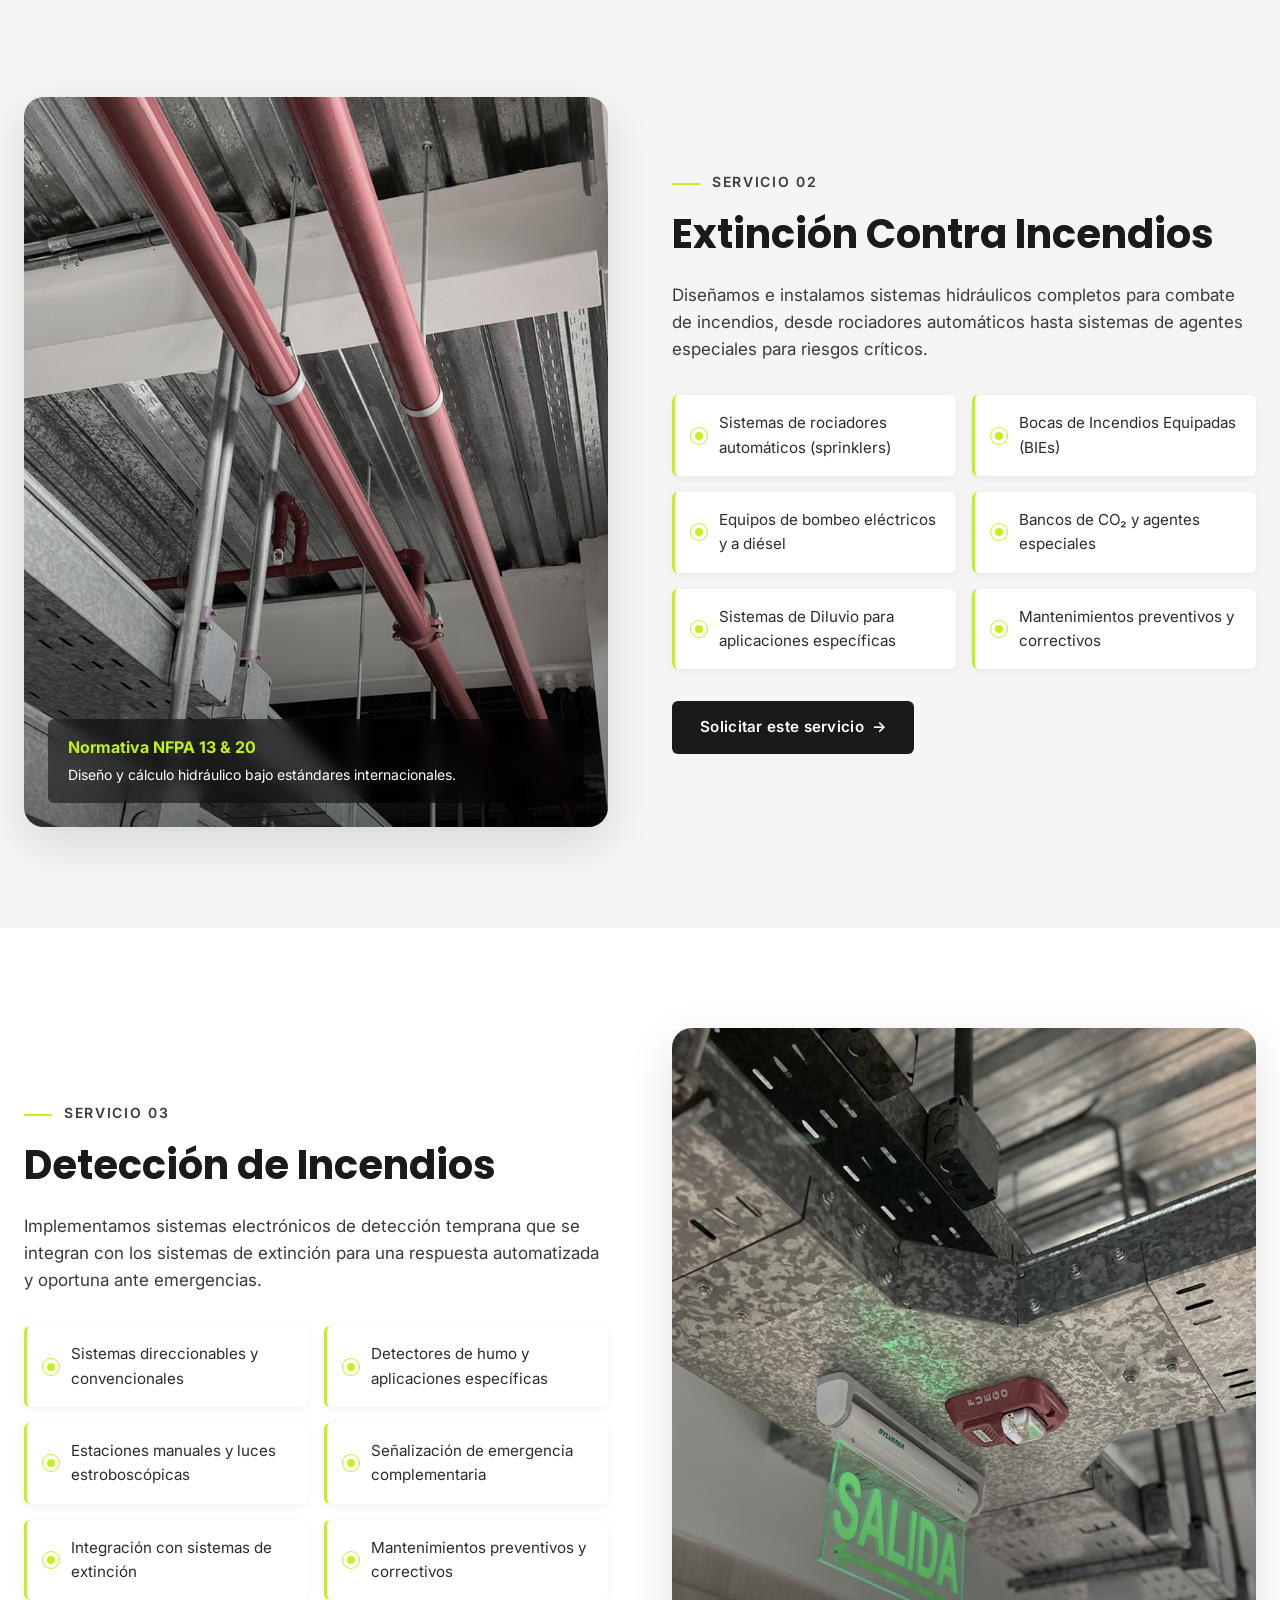
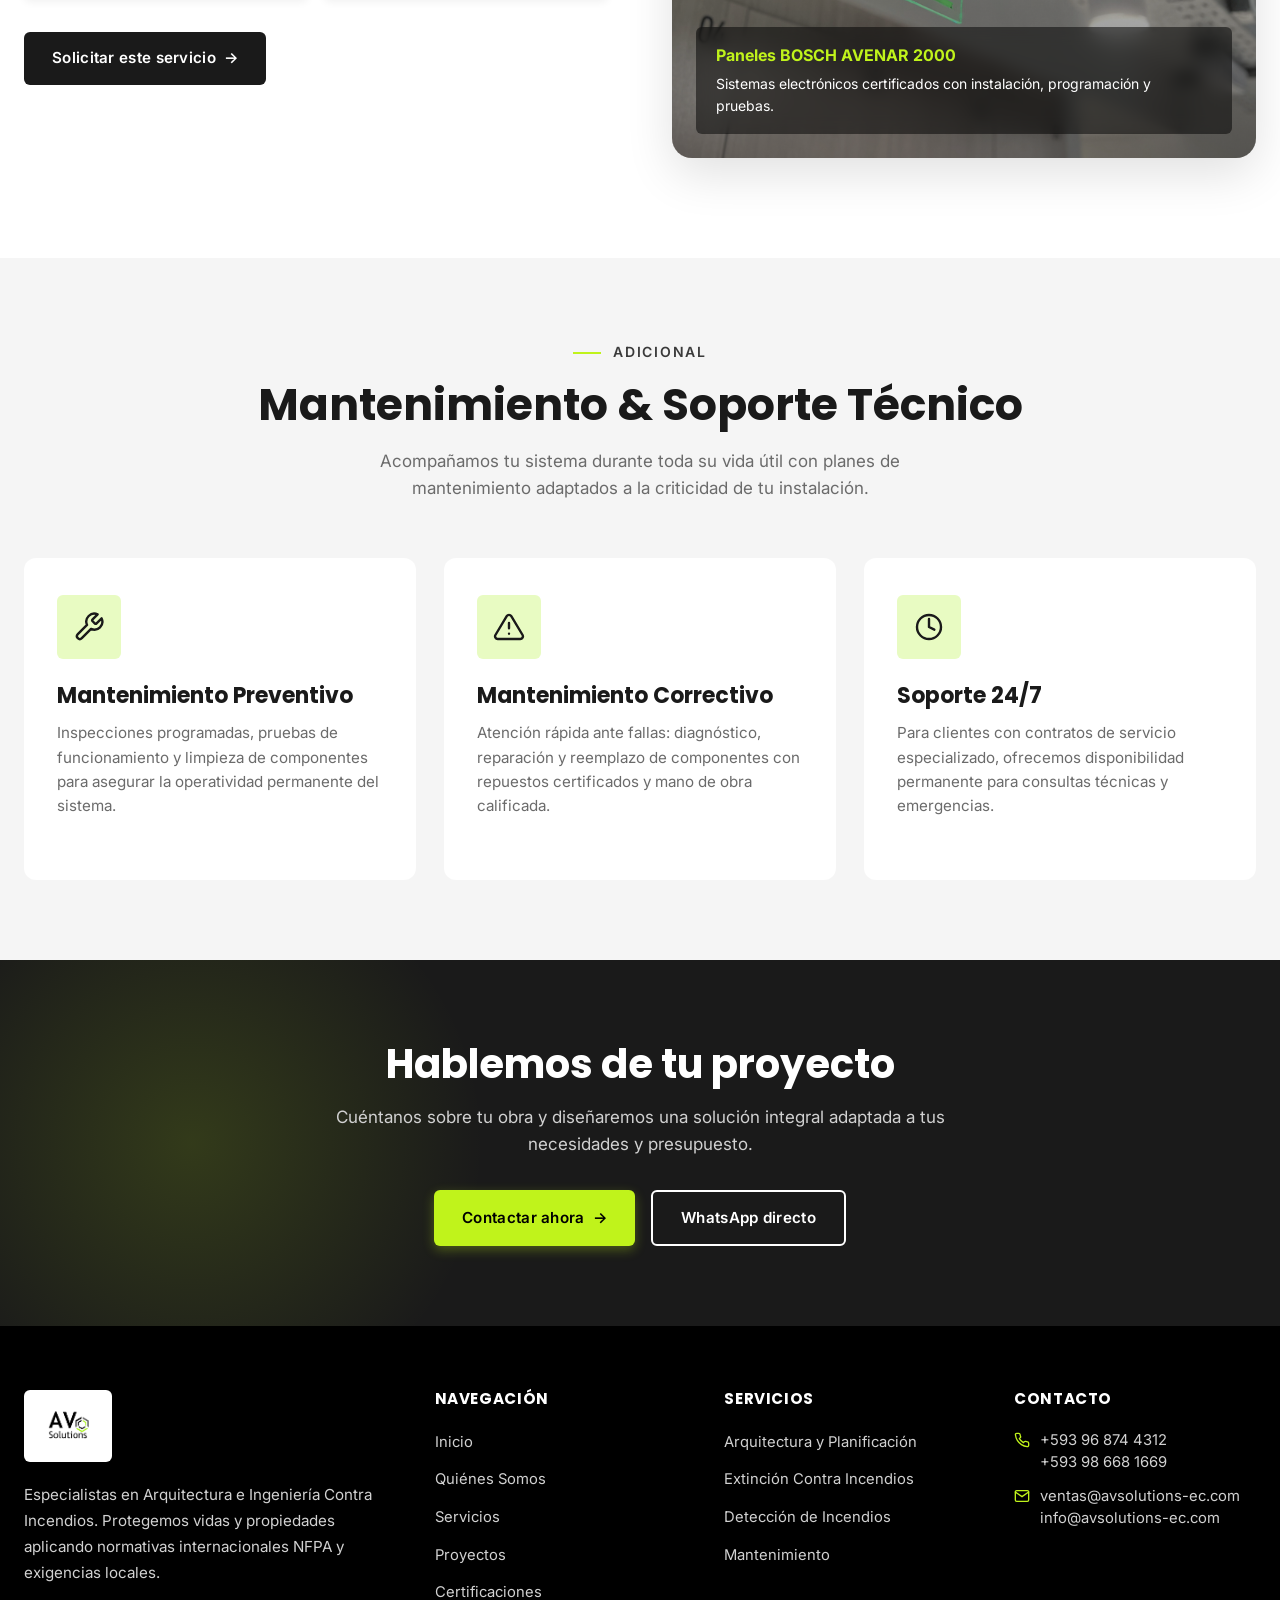
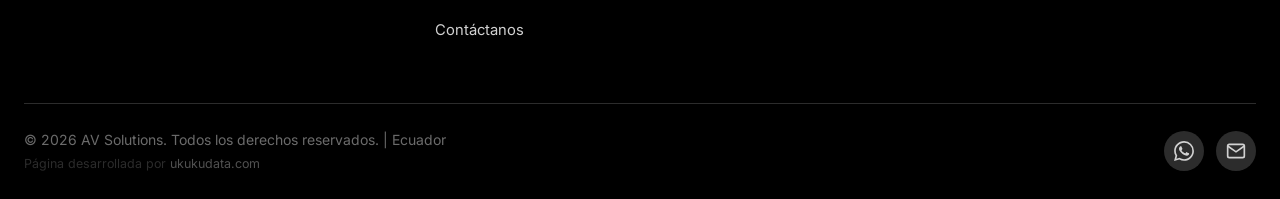
<file: servicios.html>
<!DOCTYPE html>
<html lang="es">
<head>
    <meta charset="UTF-8">
    <meta name="viewport" content="width=device-width, initial-scale=1.0">
    <meta name="description" content="Servicios especializados de AV Solutions: Arquitectura, Extinción y Detección Contra Incendios. Diseño, instalación y mantenimiento bajo normativas NFPA.">
    <title>Servicios - AV Solutions | Arquitectura e Ingeniería Contra Incendios</title>

    <link rel="icon" type="image/png" href="img/Logo_del_Cliente.png">
    <link rel="preconnect" href="https://fonts.googleapis.com">
    <link rel="preconnect" href="https://fonts.gstatic.com" crossorigin>
    <link href="https://fonts.googleapis.com/css2?family=Inter:wght@400;500;600;700&family=Poppins:wght@500;600;700;800&display=swap" rel="stylesheet">
    <link rel="stylesheet" href="css/styles.css">
</head>
<body>

    <!-- ============= HEADER ============= -->
    <header class="header">
        <div class="container">
            <nav class="nav" aria-label="Navegación principal">
                <a href="index.html" class="nav-logo" aria-label="AV Solutions - Inicio">
                    <img src="img/Logo_del_Cliente.png" alt="AV Solutions">
                </a>

                <button class="nav-toggle" aria-label="Abrir menú" aria-expanded="false">
                    <span></span>
                    <span></span>
                    <span></span>
                </button>

                <ul class="nav-menu">
                    <li><a href="index.html" class="nav-link">Inicio</a></li>
                    <li><a href="quienes-somos.html" class="nav-link">Quiénes Somos</a></li>
                    <li><a href="servicios.html" class="nav-link is-active">Servicios</a></li>
                    <li><a href="index.html#proyectos" class="nav-link">Proyectos</a></li>
                    <li><a href="index.html#certificaciones" class="nav-link">Certificaciones</a></li>
                    <li><a href="contactanos.html" class="btn btn-primary nav-cta">Contáctanos</a></li>
                </ul>
            </nav>
        </div>
    </header>

    <!-- ============= PAGE HERO ============= -->
    <section class="page-hero has-visual">
        <div class="container">
            <div class="page-hero-grid">
                <div>
                    <p class="page-hero-eyebrow">Soluciones End to End</p>
                    <h1 class="page-hero-title">Servicios Especializados en Protección Contra Incendios</h1>
                    <p class="page-hero-text">
                        Combinamos conocimientos avanzados en ingeniería y arquitectura, aplicando normativas internacionales NFPA y exigencias locales. Cubrimos diseño, implementación, mantenimiento y soporte técnico.
                    </p>
                </div>
                <div class="page-hero-visual">
                    <img src="img/Servicios/EndToEnd_Diseño_1.svg" alt="Servicios de Ingeniería Contra Incendios">
                </div>
            </div>
        </div>
    </section>

    <!-- ============= SERVICIO 1: ARQUITECTURA ============= -->
    <section class="servicio-detalle" id="arquitectura">
        <div class="container">
            <div class="servicio-detalle-grid">
                <div class="servicio-detalle-info reveal">
                    <span class="section-eyebrow">Servicio 01</span>
                    <h2>Arquitectura y Planificación</h2>
                    <p>
                        Diseñamos espacios funcionales y seguros mediante modelado BIM, coordinación de ingenierías y planificación arquitectónica. Nuestro enfoque integra el cumplimiento normativo desde la fase de diseño.
                    </p>
                    <ul class="servicio-detalle-list">
                        <li>Modelado, coordinación y análisis de interferencias de ingenierías</li>
                        <li>Levantamientos arquitectónicos detallados</li>
                        <li>Regularizaciones MIMG (Municipio de Guayaquil)</li>
                        <li>Planos de evacuación según normativa</li>
                        <li>Diseño de interiores funcionales</li>
                        <li>Renderizado fotorealista 3D</li>
                    </ul>
                    <a href="contactanos.html" class="btn btn-dark btn-arrow">Solicitar este servicio</a>
                </div>

                <div class="servicio-detalle-visual sd-carousel reveal">
                    <div class="sd-carousel-track">
                        <img src="img/Servicios/ArquitecturaYPlanificación_1.svg" alt="Arquitectura y Planificación – BIM">
                        <img src="img/Servicios/ArqPlani_extra1.jpg" alt="Arquitectura y Planificación – Proyecto 2">
                        <img src="img/Servicios/ArqPlani_extra2.jpg" alt="Arquitectura y Planificación – Proyecto 3">
                        <img src="img/Servicios/ArqPlani_extra3.png" alt="Arquitectura y Planificación – Proyecto 4">
                        <img src="img/Servicios/ArqPlani_extra4.png" alt="Arquitectura y Planificación – Proyecto 5">
                    </div>
                    <button class="sd-carousel-btn prev" aria-label="Anterior">
                        <svg viewBox="0 0 24 24" fill="none" stroke="currentColor" stroke-width="2.5" stroke-linecap="round" stroke-linejoin="round"><polyline points="15 18 9 12 15 6"/></svg>
                    </button>
                    <button class="sd-carousel-btn next" aria-label="Siguiente">
                        <svg viewBox="0 0 24 24" fill="none" stroke="currentColor" stroke-width="2.5" stroke-linecap="round" stroke-linejoin="round"><polyline points="9 18 15 12 9 6"/></svg>
                    </button>
                    <div class="sd-carousel-dots"></div>
                    <div class="visual-tag">
                        <strong>BIM &amp; REVIT</strong>
                        Modelado profesional con resolución de interferencias entre disciplinas.
                    </div>
                </div>
            </div>
        </div>
    </section>

    <!-- ============= SERVICIO 2: EXTINCIÓN ============= -->
    <section class="servicio-detalle" id="extincion">
        <div class="container">
            <div class="servicio-detalle-grid">
                <div class="servicio-detalle-info reveal">
                    <span class="section-eyebrow">Servicio 02</span>
                    <h2>Extinción Contra Incendios</h2>
                    <p>
                        Diseñamos e instalamos sistemas hidráulicos completos para combate de incendios, desde rociadores automáticos hasta sistemas de agentes especiales para riesgos críticos.
                    </p>
                    <ul class="servicio-detalle-list">
                        <li>Sistemas de rociadores automáticos (sprinklers)</li>
                        <li>Bocas de Incendios Equipadas (BIEs)</li>
                        <li>Equipos de bombeo eléctricos y a diésel</li>
                        <li>Bancos de CO₂ y agentes especiales</li>
                        <li>Sistemas de Diluvio para aplicaciones específicas</li>
                        <li>Mantenimientos preventivos y correctivos</li>
                    </ul>
                    <a href="contactanos.html" class="btn btn-dark btn-arrow">Solicitar este servicio</a>
                </div>

                <div class="servicio-detalle-visual reveal">
                    <img src="img/Servicios/ExtinciónContraIncendio_1.svg" alt="Extinción Contra Incendios">
                    <div class="visual-tag">
                        <strong>Normativa NFPA 13 &amp; 20</strong>
                        Diseño y cálculo hidráulico bajo estándares internacionales.
                    </div>
                </div>
            </div>
        </div>
    </section>

    <!-- ============= SERVICIO 3: DETECCIÓN ============= -->
    <section class="servicio-detalle" id="deteccion">
        <div class="container">
            <div class="servicio-detalle-grid">
                <div class="servicio-detalle-info reveal">
                    <span class="section-eyebrow">Servicio 03</span>
                    <h2>Detección de Incendios</h2>
                    <p>
                        Implementamos sistemas electrónicos de detección temprana que se integran con los sistemas de extinción para una respuesta automatizada y oportuna ante emergencias.
                    </p>
                    <ul class="servicio-detalle-list">
                        <li>Sistemas direccionables y convencionales</li>
                        <li>Detectores de humo y aplicaciones específicas</li>
                        <li>Estaciones manuales y luces estroboscópicas</li>
                        <li>Señalización de emergencia complementaria</li>
                        <li>Integración con sistemas de extinción</li>
                        <li>Mantenimientos preventivos y correctivos</li>
                    </ul>
                    <a href="contactanos.html" class="btn btn-dark btn-arrow">Solicitar este servicio</a>
                </div>

                <div class="servicio-detalle-visual reveal">
                    <img src="img/Servicios/DetecciónDeIncendios_1.svg" alt="Detección de Incendios">
                    <div class="visual-tag">
                        <strong>Paneles BOSCH AVENAR 2000</strong>
                        Sistemas electrónicos certificados con instalación, programación y pruebas.
                    </div>
                </div>
            </div>
        </div>
    </section>

    <!-- ============= MANTENIMIENTO ============= -->
    <section id="mantenimiento" style="background: var(--color-gris-100);">
        <div class="container">
            <div class="section-header reveal">
                <span class="section-eyebrow">Adicional</span>
                <h2 class="section-title">Mantenimiento &amp; Soporte Técnico</h2>
                <p class="section-subtitle">Acompañamos tu sistema durante toda su vida útil con planes de mantenimiento adaptados a la criticidad de tu instalación.</p>
            </div>

            <div class="servicios-grid reveal-stagger">
                <article class="servicio-card">
                    <div class="servicio-icon">
                        <svg width="32" height="32" viewBox="0 0 24 24" fill="none" stroke="currentColor" stroke-width="1.8" stroke-linecap="round" stroke-linejoin="round">
                            <path d="M14.7 6.3a1 1 0 0 0 0 1.4l1.6 1.6a1 1 0 0 0 1.4 0l3.77-3.77a6 6 0 0 1-7.94 7.94l-6.91 6.91a2.12 2.12 0 0 1-3-3l6.91-6.91a6 6 0 0 1 7.94-7.94l-3.76 3.76z"/>
                        </svg>
                    </div>
                    <h3>Mantenimiento Preventivo</h3>
                    <p>Inspecciones programadas, pruebas de funcionamiento y limpieza de componentes para asegurar la operatividad permanente del sistema.</p>
                </article>

                <article class="servicio-card">
                    <div class="servicio-icon">
                        <svg width="32" height="32" viewBox="0 0 24 24" fill="none" stroke="currentColor" stroke-width="1.8" stroke-linecap="round" stroke-linejoin="round">
                            <path d="M12 9v4M12 17h.01"/>
                            <path d="M10.29 3.86 1.82 18a2 2 0 0 0 1.71 3h16.94a2 2 0 0 0 1.71-3L13.71 3.86a2 2 0 0 0-3.42 0z"/>
                        </svg>
                    </div>
                    <h3>Mantenimiento Correctivo</h3>
                    <p>Atención rápida ante fallas: diagnóstico, reparación y reemplazo de componentes con repuestos certificados y mano de obra calificada.</p>
                </article>

                <article class="servicio-card">
                    <div class="servicio-icon">
                        <svg width="32" height="32" viewBox="0 0 24 24" fill="none" stroke="currentColor" stroke-width="1.8" stroke-linecap="round" stroke-linejoin="round">
                            <path d="M21 12a9 9 0 1 1-18 0 9 9 0 0 1 18 0z"/>
                            <path d="M12 6v6l4 2"/>
                        </svg>
                    </div>
                    <h3>Soporte 24/7</h3>
                    <p>Para clientes con contratos de servicio especializado, ofrecemos disponibilidad permanente para consultas técnicas y emergencias.</p>
                </article>
            </div>
        </div>
    </section>

    <!-- ============= CTA ============= -->
    <section class="cta">
        <div class="container reveal">
            <h2>Hablemos de tu proyecto</h2>
            <p>Cuéntanos sobre tu obra y diseñaremos una solución integral adaptada a tus necesidades y presupuesto.</p>
            <div class="cta-actions">
                <a href="contactanos.html" class="btn btn-primary btn-arrow">Contactar ahora</a>
                <a href="https://wa.me/593968744312" target="_blank" rel="noopener" class="btn btn-outline" style="color: #fff; border-color: #fff;">WhatsApp directo</a>
            </div>
        </div>
    </section>

    <!-- ============= FOOTER ============= -->
    <footer class="footer">
        <div class="container">
            <div class="footer-grid">
                <div class="footer-brand">
                    <a href="index.html" class="footer-brand-logo" aria-label="AV Solutions - Inicio">
                        <img src="img/Logo_del_Cliente.png" alt="AV Solutions">
                    </a>
                    <p>Especialistas en Arquitectura e Ingeniería Contra Incendios. Protegemos vidas y propiedades aplicando normativas internacionales NFPA y exigencias locales.</p>
                </div>

                <div class="footer-col">
                    <h5>Navegación</h5>
                    <ul>
                        <li><a href="index.html">Inicio</a></li>
                        <li><a href="quienes-somos.html">Quiénes Somos</a></li>
                        <li><a href="servicios.html">Servicios</a></li>
                        <li><a href="index.html#proyectos">Proyectos</a></li>
                        <li><a href="index.html#certificaciones">Certificaciones</a></li>
                        <li><a href="contactanos.html">Contáctanos</a></li>
                    </ul>
                </div>

                <div class="footer-col">
                    <h5>Servicios</h5>
                    <ul>
                        <li><a href="servicios.html#arquitectura">Arquitectura y Planificación</a></li>
                        <li><a href="servicios.html#extincion">Extinción Contra Incendios</a></li>
                        <li><a href="servicios.html#deteccion">Detección de Incendios</a></li>
                        <li><a href="servicios.html#mantenimiento">Mantenimiento</a></li>
                    </ul>
                </div>

                <div class="footer-col">
                    <h5>Contacto</h5>
                    <div class="footer-contact-item">
                        <svg width="16" height="16" viewBox="0 0 24 24" fill="none" stroke="currentColor" stroke-width="2" stroke-linecap="round"><path d="M22 16.92v3a2 2 0 0 1-2.18 2 19.79 19.79 0 0 1-8.63-3.07 19.5 19.5 0 0 1-6-6 19.79 19.79 0 0 1-3.07-8.67A2 2 0 0 1 4.11 2h3a2 2 0 0 1 2 1.72 12.84 12.84 0 0 0 .7 2.81 2 2 0 0 1-.45 2.11L8.09 9.91a16 16 0 0 0 6 6l1.27-1.27a2 2 0 0 1 2.11-.45 12.84 12.84 0 0 0 2.81.7A2 2 0 0 1 22 16.92z"/></svg>
                        <span>+593 96 874 4312<br>+593 98 668 1669</span>
                    </div>
                    <div class="footer-contact-item">
                        <svg width="16" height="16" viewBox="0 0 24 24" fill="none" stroke="currentColor" stroke-width="2" stroke-linecap="round"><path d="M4 4h16c1.1 0 2 .9 2 2v12c0 1.1-.9 2-2 2H4c-1.1 0-2-.9-2-2V6c0-1.1.9-2 2-2z"/><polyline points="22,6 12,13 2,6"/></svg>
                        <span>ventas@avsolutions-ec.com<br>info@avsolutions-ec.com</span>
                    </div>
                </div>
            </div>

            <div class="footer-bottom">
                <p>&copy; <span id="year">2025</span> AV Solutions. Todos los derechos reservados. | Ecuador<br><span class="footer-credit">Página desarrollada por <a href="https://ukukudata.com" target="_blank" rel="noopener">ukukudata.com</a></span></p>
                <div class="footer-social" aria-label="Redes sociales">
                    <a href="https://wa.me/593968744312" aria-label="WhatsApp" target="_blank" rel="noopener">
                        <svg width="20" height="20" viewBox="0 0 24 24" fill="currentColor"><path d="M17.472 14.382c-.297-.149-1.758-.867-2.03-.967-.273-.099-.471-.148-.67.15-.197.297-.767.966-.94 1.164-.173.199-.347.223-.644.075-.297-.15-1.255-.463-2.39-1.475-.883-.788-1.48-1.761-1.653-2.059-.173-.297-.018-.458.13-.606.134-.133.298-.347.446-.52.149-.174.198-.298.298-.497.099-.198.05-.371-.025-.52-.075-.149-.669-1.612-.916-2.207-.242-.579-.487-.5-.669-.51-.173-.008-.371-.01-.57-.01-.198 0-.52.074-.792.372-.272.297-1.04 1.016-1.04 2.479 0 1.462 1.065 2.875 1.213 3.074.149.198 2.096 3.2 5.077 4.487.709.306 1.262.489 1.694.625.712.227 1.36.195 1.871.118.571-.085 1.758-.719 2.006-1.413.248-.694.248-1.289.173-1.413-.074-.124-.272-.198-.57-.347m-5.421 7.403h-.004a9.87 9.87 0 01-5.031-1.378l-.361-.214-3.741.982.998-3.648-.235-.374a9.86 9.86 0 01-1.51-5.26c.001-5.45 4.436-9.884 9.888-9.884 2.64 0 5.122 1.03 6.988 2.898a9.825 9.825 0 012.893 6.994c-.003 5.45-4.437 9.884-9.885 9.884m8.413-18.297A11.815 11.815 0 0012.05 0C5.495 0 .16 5.335.157 11.892c0 2.096.547 4.142 1.588 5.945L.057 24l6.305-1.654a11.882 11.882 0 005.683 1.448h.005c6.554 0 11.89-5.335 11.893-11.893a11.821 11.821 0 00-3.48-8.413Z"/></svg>
                    </a>
                    <a href="mailto:ventas@avsolutions-ec.com" aria-label="Email">
                        <svg width="20" height="20" viewBox="0 0 24 24" fill="none" stroke="currentColor" stroke-width="2"><path d="M4 4h16c1.1 0 2 .9 2 2v12c0 1.1-.9 2-2 2H4c-1.1 0-2-.9-2-2V6c0-1.1.9-2 2-2z"/><polyline points="22,6 12,13 2,6"/></svg>
                    </a>
                </div>
            </div>
        </div>
    </footer>

    <script>document.getElementById('year').textContent = new Date().getFullYear();</script>
    <script src="js/script.js"></script>
    <script>
    document.querySelectorAll('.sd-carousel').forEach(function (carousel) {
        const track  = carousel.querySelector('.sd-carousel-track');
        const imgs   = track.querySelectorAll('img');
        const dotsEl = carousel.querySelector('.sd-carousel-dots');
        const total  = imgs.length;
        let current  = 0;
        let timer;

        // Crear dots
        imgs.forEach(function (_, i) {
            const d = document.createElement('button');
            d.className = 'dot' + (i === 0 ? ' is-active' : '');
            d.setAttribute('aria-label', 'Imagen ' + (i + 1));
            d.addEventListener('click', function () { goTo(i); resetTimer(); });
            dotsEl.appendChild(d);
        });

        function goTo(idx) {
            current = (idx + total) % total;
            track.style.transform = 'translateX(-' + (current * 100) + '%)';
            dotsEl.querySelectorAll('.dot').forEach(function (d, i) {
                d.classList.toggle('is-active', i === current);
            });
        }

        function resetTimer() {
            clearInterval(timer);
            timer = setInterval(function () { goTo(current + 1); }, 4000);
        }

        carousel.querySelector('.prev').addEventListener('click', function () { goTo(current - 1); resetTimer(); });
        carousel.querySelector('.next').addEventListener('click', function () { goTo(current + 1); resetTimer(); });

        resetTimer();
    });
    </script>

</body>
</html>
</file>
<file: css/styles.css>
/* ==========================================================================
   AV Solutions — Hoja de estilos principal
   Arquitectura e Ingeniería Contra Incendios
   ========================================================================== */

/* ---------- Variables de marca ---------- */
:root {
    --color-verde: #C0F31B;
    --color-verde-oscuro: #9BC516;
    --color-verde-suave: #E8FBC2;
    --color-negro: #000000;
    --color-gris-900: #1A1A1A;
    --color-gris-800: #2C2C2C;
    --color-gris-700: #3A3A3A;
    --color-gris-500: #6B6B6B;
    --color-gris-300: #D1D1D1;
    --color-gris-100: #F5F5F5;
    --color-blanco: #FFFFFF;
    --color-error: #E74C3C;
    --color-exito: #27AE60;

    --font-base: 'Inter', system-ui, -apple-system, sans-serif;
    --font-display: 'Poppins', system-ui, sans-serif;

    --header-height: 96px;
    --container-max: 1280px;
    --radio-sm: 6px;
    --radio-md: 12px;
    --radio-lg: 20px;

    --sombra-sm: 0 2px 8px rgba(0, 0, 0, 0.06);
    --sombra-md: 0 8px 24px rgba(0, 0, 0, 0.08);
    --sombra-lg: 0 16px 48px rgba(0, 0, 0, 0.12);

    --transicion: 0.3s cubic-bezier(0.4, 0, 0.2, 1);
}

/* ---------- Reset ---------- */
*,
*::before,
*::after {
    box-sizing: border-box;
    margin: 0;
    padding: 0;
}

html {
    scroll-behavior: smooth;
    -webkit-text-size-adjust: 100%;
}

body {
    font-family: var(--font-base);
    color: var(--color-gris-800);
    background-color: var(--color-blanco);
    line-height: 1.6;
    font-size: 16px;
    -webkit-font-smoothing: antialiased;
    overflow-x: hidden;
}

img,
svg {
    max-width: 100%;
    height: auto;
    display: block;
}

a {
    color: inherit;
    text-decoration: none;
    transition: color var(--transicion);
}

button {
    font-family: inherit;
    cursor: pointer;
    border: none;
    background: none;
}

ul {
    list-style: none;
}

h1, h2, h3, h4, h5, h6 {
    font-family: var(--font-display);
    color: var(--color-gris-900);
    line-height: 1.2;
    font-weight: 700;
}

/* ---------- Layout ---------- */
.container {
    width: 100%;
    max-width: var(--container-max);
    margin: 0 auto;
    padding: 0 24px;
}

section {
    padding: 80px 0;
}

.section-header {
    text-align: center;
    margin-bottom: 56px;
}

.section-eyebrow {
    display: inline-block;
    color: var(--color-gris-700);
    font-size: 0.875rem;
    font-weight: 600;
    letter-spacing: 0.12em;
    text-transform: uppercase;
    margin-bottom: 16px;
    position: relative;
    padding-left: 40px;
}

.section-eyebrow::before {
    content: '';
    position: absolute;
    left: 0;
    top: 50%;
    width: 28px;
    height: 2px;
    background: var(--color-verde);
}

.section-title {
    font-size: clamp(1.75rem, 4vw, 2.75rem);
    margin-bottom: 16px;
}

.section-subtitle {
    color: var(--color-gris-500);
    font-size: 1.0625rem;
    max-width: 640px;
    margin: 0 auto;
}

/* ---------- Botones ---------- */
.btn {
    display: inline-flex;
    align-items: center;
    justify-content: center;
    gap: 8px;
    padding: 14px 28px;
    border-radius: var(--radio-sm);
    font-weight: 600;
    font-size: 0.95rem;
    letter-spacing: 0.02em;
    transition: all var(--transicion);
    min-height: 48px;
    cursor: pointer;
    text-align: center;
}

.btn-primary {
    background-color: var(--color-verde);
    color: var(--color-negro);
    box-shadow: 0 4px 12px rgba(192, 243, 27, 0.3);
}

.btn-primary:hover {
    background-color: var(--color-verde-oscuro);
    transform: translateY(-2px);
    box-shadow: 0 6px 20px rgba(192, 243, 27, 0.4);
}

.btn-dark {
    background-color: var(--color-gris-900);
    color: var(--color-blanco);
}

.btn-dark:hover {
    background-color: var(--color-negro);
    transform: translateY(-2px);
    box-shadow: var(--sombra-md);
}

.btn-outline {
    background-color: transparent;
    color: var(--color-gris-900);
    border: 2px solid var(--color-gris-900);
}

.btn-outline:hover {
    background-color: var(--color-gris-900);
    color: var(--color-blanco);
}

.btn-arrow::after {
    content: '→';
    transition: transform var(--transicion);
}

.btn-arrow:hover::after {
    transform: translateX(4px);
}

/* ==========================================================================
   HEADER / NAVBAR
   ========================================================================== */
.header {
    position: fixed;
    top: 0;
    left: 0;
    right: 0;
    height: var(--header-height);
    background: rgba(255, 255, 255, 0.92);
    backdrop-filter: blur(12px);
    -webkit-backdrop-filter: blur(12px);
    z-index: 1000;
    border-bottom: 1px solid transparent;
    transition: border-color var(--transicion), box-shadow var(--transicion);
}

.header.is-scrolled {
    border-bottom-color: var(--color-gris-300);
    box-shadow: var(--sombra-sm);
}

.nav {
    height: 100%;
    display: flex;
    align-items: center;
    justify-content: space-between;
}

.nav-logo {
    display: flex;
    align-items: center;
    height: 100%;
    padding: 0;
    margin: 0;
    z-index: 1100;
}

.nav-logo img {
    height: 100%;
    width: auto;
    max-height: 96px;
    display: block;
}

.nav-menu {
    display: flex;
    align-items: center;
    gap: 8px;
}

.nav-link {
    display: inline-block;
    padding: 10px 18px;
    color: var(--color-gris-800);
    font-weight: 500;
    font-size: 0.95rem;
    border-radius: var(--radio-sm);
    position: relative;
    transition: color var(--transicion), background var(--transicion);
}

.nav-link:hover {
    color: var(--color-negro);
}

.nav-link.is-active {
    color: var(--color-negro);
    font-weight: 600;
}

.nav-link.is-active::after {
    content: '';
    position: absolute;
    left: 18px;
    right: 18px;
    bottom: 4px;
    height: 3px;
    background: var(--color-verde);
    border-radius: 2px;
}

.nav-cta {
    margin-left: 12px;
    padding: 12px 22px;
    min-height: 44px;
}

.nav-toggle {
    display: none;
    width: 44px;
    height: 44px;
    flex-direction: column;
    justify-content: center;
    align-items: center;
    gap: 5px;
    z-index: 1100;
}

.nav-toggle span {
    display: block;
    width: 24px;
    height: 2px;
    background-color: var(--color-gris-900);
    transition: all var(--transicion);
    border-radius: 2px;
}

.nav-toggle.is-open span:nth-child(1) {
    transform: translateY(7px) rotate(45deg);
}

.nav-toggle.is-open span:nth-child(2) {
    opacity: 0;
}

.nav-toggle.is-open span:nth-child(3) {
    transform: translateY(-7px) rotate(-45deg);
}

/* ==========================================================================
   HERO — INICIO
   ========================================================================== */
.hero {
    position: relative;
    min-height: 92vh;
    display: flex;
    align-items: center;
    padding: calc(var(--header-height) + 60px) 0 80px;
    background: linear-gradient(135deg, #FAFAFA 0%, #FFFFFF 60%, #F0F0F0 100%);
    overflow: hidden;
}

.hero::before {
    content: '';
    position: absolute;
    top: -10%;
    right: -10%;
    width: 60%;
    height: 70%;
    background: radial-gradient(circle, var(--color-verde-suave) 0%, transparent 70%);
    opacity: 0.7;
    z-index: 0;
}

.hero-shape {
    position: absolute;
    bottom: 0;
    left: 0;
    width: 35%;
    height: 60%;
    background: linear-gradient(135deg, var(--color-verde) 0%, var(--color-verde-suave) 100%);
    clip-path: polygon(0 100%, 0 0, 100% 100%);
    opacity: 0.18;
    z-index: 0;
}

.hero-content {
    position: relative;
    z-index: 2;
    display: grid;
    grid-template-columns: 1.2fr 1fr;
    gap: 64px;
    align-items: center;
}

.hero-text {
    max-width: 640px;
}

.hero-eyebrow {
    display: inline-flex;
    align-items: center;
    gap: 10px;
    padding: 8px 18px;
    background: var(--color-blanco);
    border: 1px solid var(--color-gris-300);
    border-radius: 100px;
    font-size: 0.85rem;
    font-weight: 600;
    color: var(--color-gris-800);
    margin-bottom: 28px;
    box-shadow: var(--sombra-sm);
}

.hero-eyebrow .dot {
    width: 8px;
    height: 8px;
    border-radius: 50%;
    background: var(--color-verde);
    box-shadow: 0 0 0 4px rgba(192, 243, 27, 0.25);
}

.hero-title {
    font-size: clamp(2.25rem, 5.5vw, 4rem);
    line-height: 1.05;
    letter-spacing: -0.02em;
    margin-bottom: 24px;
}

.hero-title .accent {
    position: relative;
    display: inline-block;
}

.hero-title .accent::after {
    content: '';
    position: absolute;
    left: 0;
    right: 0;
    bottom: 6px;
    height: 14px;
    background: var(--color-verde);
    z-index: -1;
    opacity: 0.85;
}

.hero-subtitle {
    font-size: 1.125rem;
    color: var(--color-gris-700);
    margin-bottom: 36px;
    max-width: 560px;
}

.hero-actions {
    display: flex;
    flex-wrap: wrap;
    gap: 16px;
    margin-bottom: 48px;
}

.hero-stats {
    display: flex;
    gap: 40px;
    padding-top: 32px;
    border-top: 1px solid var(--color-gris-300);
}

.hero-stat .num {
    font-family: var(--font-display);
    font-size: 2rem;
    font-weight: 700;
    color: var(--color-gris-900);
    display: block;
    line-height: 1;
}

.hero-stat .label {
    font-size: 0.85rem;
    color: var(--color-gris-500);
    margin-top: 6px;
    display: block;
}

.hero-visual {
    position: relative;
    aspect-ratio: 1 / 1;
    max-width: 520px;
    width: 100%;
    justify-self: end;
}

/* ----- Carrusel del hero ----- */
.hero-carousel {
    position: absolute;
    inset: 0;
    border-radius: var(--radio-lg);
    overflow: hidden;
    box-shadow: var(--sombra-lg);
    background: var(--color-gris-900);
}

.hero-carousel::after {
    content: '';
    position: absolute;
    inset: 0;
    background: linear-gradient(180deg, transparent 50%, rgba(0,0,0,0.25) 100%);
    pointer-events: none;
    z-index: 2;
}

.hero-slide {
    position: absolute;
    inset: 0;
    opacity: 0;
    transform: scale(1.08);
    transition: opacity 1.2s ease, transform 6s ease;
    z-index: 1;
}

.hero-slide img,
.hero-slide svg {
    width: 100%;
    height: 100%;
    object-fit: cover;
    display: block;
}

.hero-slide.is-active {
    opacity: 1;
    transform: scale(1);
    z-index: 2;
}

.hero-carousel-dots {
    position: absolute;
    bottom: 18px;
    left: 50%;
    transform: translateX(-50%);
    display: flex;
    gap: 8px;
    z-index: 4;
}

.hero-carousel-dot {
    width: 8px;
    height: 8px;
    border-radius: 50%;
    background: rgba(255, 255, 255, 0.4);
    border: none;
    padding: 0;
    cursor: pointer;
    transition: all var(--transicion);
}

.hero-carousel-dot.is-active {
    background: var(--color-verde);
    width: 24px;
    border-radius: 4px;
}

.hero-slide-label {
    position: absolute;
    bottom: 48px;
    left: 24px;
    right: 24px;
    color: var(--color-blanco);
    z-index: 3;
    font-family: var(--font-display);
    font-weight: 600;
    font-size: 1.1rem;
    text-shadow: 0 2px 8px rgba(0,0,0,0.5);
    opacity: 0;
    transform: translateY(10px);
    transition: opacity 0.6s ease 0.4s, transform 0.6s ease 0.4s;
}

.hero-slide.is-active .hero-slide-label {
    opacity: 1;
    transform: translateY(0);
}

.hero-badge {
    position: absolute;
    bottom: -24px;
    left: -24px;
    background: var(--color-blanco);
    padding: 18px 22px;
    border-radius: var(--radio-md);
    box-shadow: var(--sombra-lg);
    display: flex;
    align-items: center;
    gap: 14px;
    z-index: 3;
}

.hero-badge .badge-icon {
    width: 44px;
    height: 44px;
    border-radius: 50%;
    background: var(--color-verde);
    display: flex;
    align-items: center;
    justify-content: center;
    flex-shrink: 0;
    color: var(--color-negro);
    font-weight: 800;
    font-size: 1.25rem;
}

.hero-badge .badge-text {
    font-size: 0.85rem;
    line-height: 1.3;
}

.hero-badge .badge-text strong {
    display: block;
    font-size: 0.95rem;
    color: var(--color-gris-900);
}

/* ==========================================================================
   HERO — Páginas internas
   ========================================================================== */
.page-hero {
    padding: calc(var(--header-height) + 80px) 0 80px;
    background: linear-gradient(135deg, var(--color-gris-900) 0%, var(--color-gris-700) 100%);
    color: var(--color-blanco);
    position: relative;
    overflow: hidden;
}

.page-hero::before {
    content: '';
    position: absolute;
    top: -30%;
    right: -10%;
    width: 50%;
    height: 160%;
    background: radial-gradient(circle, rgba(192, 243, 27, 0.18), transparent 65%);
}

.page-hero .container {
    position: relative;
    z-index: 2;
}

.page-hero-eyebrow {
    color: var(--color-verde);
    font-size: 0.875rem;
    font-weight: 600;
    letter-spacing: 0.12em;
    text-transform: uppercase;
    margin-bottom: 16px;
}

.page-hero-title {
    font-size: clamp(2rem, 5vw, 3.5rem);
    color: var(--color-blanco);
    margin-bottom: 16px;
    max-width: 800px;
}

.page-hero-text {
    color: var(--color-gris-300);
    font-size: 1.125rem;
    max-width: 700px;
}

.page-hero.has-visual .page-hero-grid {
    display: grid;
    grid-template-columns: 1.2fr 1fr;
    gap: 56px;
    align-items: center;
}

.page-hero-visual {
    position: relative;
    aspect-ratio: 4 / 3;
    border-radius: var(--radio-lg);
    overflow: hidden;
    box-shadow: var(--sombra-lg);
    background: var(--color-gris-700);
}

.page-hero-visual img,
.page-hero-visual svg {
    width: 100%;
    height: 100%;
    object-fit: cover;
    display: block;
    animation: zoomIn 1.4s ease both;
}

.page-hero-visual::after {
    content: '';
    position: absolute;
    inset: 0;
    background: linear-gradient(135deg, transparent 50%, rgba(192, 243, 27, 0.18));
    pointer-events: none;
}

@keyframes zoomIn {
    from { opacity: 0; transform: scale(1.1); }
    to { opacity: 1; transform: scale(1); }
}

@media (max-width: 1024px) {
    .page-hero.has-visual .page-hero-grid {
        grid-template-columns: 1fr;
        gap: 40px;
    }
}

/* ==========================================================================
   SERVICIOS PREVIEW (Inicio)
   ========================================================================== */
.servicios {
    background: var(--color-gris-100);
}

.servicios-grid {
    display: grid;
    grid-template-columns: repeat(3, 1fr);
    gap: 28px;
}

.servicio-card {
    background: var(--color-blanco);
    border-radius: var(--radio-md);
    padding: 36px 32px;
    transition: transform var(--transicion), box-shadow var(--transicion);
    border: 1px solid transparent;
    position: relative;
    overflow: hidden;
}

.servicio-card::before {
    content: '';
    position: absolute;
    top: 0;
    left: 0;
    right: 0;
    height: 4px;
    background: var(--color-verde);
    transform: scaleX(0);
    transform-origin: left;
    transition: transform 0.4s cubic-bezier(0.4, 0, 0.2, 1);
}

.servicio-card:hover {
    transform: translateY(-6px);
    box-shadow: var(--sombra-lg);
    border-color: var(--color-gris-300);
}

.servicio-card:hover::before {
    transform: scaleX(1);
}

.servicio-icon {
    width: 64px;
    height: 64px;
    border-radius: var(--radio-sm);
    background: var(--color-verde-suave);
    display: flex;
    align-items: center;
    justify-content: center;
    margin-bottom: 24px;
    color: var(--color-gris-900);
    overflow: hidden;
}

.servicio-icon img {
    width: 100%;
    height: 100%;
    object-fit: contain;
    padding: 8px;
}

.servicio-card h3 {
    font-size: 1.375rem;
    margin-bottom: 12px;
}

.servicio-card p {
    color: var(--color-gris-500);
    margin-bottom: 24px;
    font-size: 0.95rem;
}

.servicio-features {
    margin-bottom: 24px;
}

.servicio-features li {
    padding: 8px 0 8px 28px;
    position: relative;
    color: var(--color-gris-700);
    font-size: 0.925rem;
    border-bottom: 1px solid var(--color-gris-100);
}

.servicio-features li:last-child {
    border-bottom: none;
}

.servicio-features li::before {
    content: '';
    position: absolute;
    left: 0;
    top: 18px;
    width: 14px;
    height: 2px;
    background: var(--color-verde);
}

.servicio-link {
    display: inline-flex;
    align-items: center;
    gap: 8px;
    color: var(--color-gris-900);
    font-weight: 600;
    font-size: 0.9rem;
}

.servicio-link::after {
    content: '→';
    transition: transform var(--transicion);
}

.servicio-link:hover::after {
    transform: translateX(4px);
}

/* ==========================================================================
   PROYECTOS EMBLEMÁTICOS
   ========================================================================== */
.proyectos-grid {
    display: grid;
    grid-template-columns: repeat(3, 1fr);
    gap: 24px;
}

.proyecto-card {
    position: relative;
    aspect-ratio: 1 / 1;
    border-radius: var(--radio-md);
    overflow: hidden;
    background: var(--color-gris-900);
    cursor: pointer;
    transition: transform var(--transicion);
}

.proyecto-card:hover {
    transform: translateY(-4px);
}

.proyecto-media {
    position: absolute;
    inset: 0;
    overflow: hidden;
}

.proyecto-media-slide {
    position: absolute;
    inset: 0;
    opacity: 0;
    transform: scale(1.06);
    transition: opacity 1s ease, transform 5s ease;
}

.proyecto-media-slide.is-active {
    opacity: 1;
    transform: scale(1);
}

.proyecto-card:hover .proyecto-media-slide.is-active {
    transform: scale(1.08);
}

.proyecto-media-slide img {
    width: 100%;
    height: 100%;
    object-fit: cover;
    display: block;
}

.proyecto-overlay {
    position: absolute;
    inset: 0;
    background: linear-gradient(180deg, transparent 30%, rgba(0, 0, 0, 0.85) 100%);
    padding: 32px;
    display: flex;
    flex-direction: column;
    justify-content: flex-end;
    color: var(--color-blanco);
    z-index: 2;
}

.proyecto-tag {
    display: inline-block;
    align-self: flex-start;
    padding: 4px 12px;
    background: var(--color-verde);
    color: var(--color-negro);
    font-size: 0.75rem;
    font-weight: 700;
    border-radius: 100px;
    letter-spacing: 0.05em;
    margin-bottom: 12px;
    text-transform: uppercase;
}

.proyecto-card h3 {
    color: var(--color-blanco);
    font-size: 1.5rem;
    margin-bottom: 8px;
    letter-spacing: 0.02em;
}

.proyecto-subtitle {
    font-size: 0.95rem;
    color: var(--color-gris-300);
    margin-bottom: 12px;
}

.proyecto-desc {
    font-size: 0.875rem;
    color: rgba(255, 255, 255, 0.85);
    margin-bottom: 16px;
    line-height: 1.5;
    max-height: 0;
    opacity: 0;
    overflow: hidden;
    transition: all 0.4s cubic-bezier(0.4, 0, 0.2, 1);
}

.proyecto-card:hover .proyecto-desc {
    max-height: 100px;
    opacity: 1;
    margin-bottom: 16px;
}

.proyecto-meta {
    display: flex;
    gap: 16px;
    flex-wrap: wrap;
    font-size: 0.8rem;
    color: var(--color-verde);
    font-weight: 600;
}

.proyecto-meta span {
    display: flex;
    align-items: center;
    gap: 6px;
}

/* ==========================================================================
   CLIENTES (logos) — Marquee animado
   ========================================================================== */
.clientes {
    background: var(--color-blanco);
    overflow: hidden;
}

.clientes-marquee {
    position: relative;
    width: 100%;
    overflow: hidden;
    mask-image: linear-gradient(90deg, transparent 0, #000 8%, #000 92%, transparent 100%);
    -webkit-mask-image: linear-gradient(90deg, transparent 0, #000 8%, #000 92%, transparent 100%);
}

.clientes-marquee + .clientes-marquee {
    margin-top: 24px;
}

.clientes-track {
    display: flex;
    width: max-content;
    gap: 64px;
    animation: marqueeLeft 60s linear infinite;
    will-change: transform;
}

.clientes-marquee.reverse .clientes-track {
    animation-name: marqueeRight;
    animation-duration: 70s;
}

.clientes-marquee:hover .clientes-track {
    animation-play-state: paused;
}

.cliente-logo {
    flex: 0 0 auto;
    height: 80px;
    width: auto;
    display: flex;
    align-items: center;
    justify-content: center;
    transition: transform var(--transicion);
}

.cliente-logo:hover {
    transform: scale(1.08);
}

.cliente-logo img {
    height: 100%;
    width: auto;
    max-width: none;
    object-fit: contain;
    display: block;
}

@keyframes marqueeLeft {
    from { transform: translateX(0); }
    to { transform: translateX(-50%); }
}

@keyframes marqueeRight {
    from { transform: translateX(-50%); }
    to { transform: translateX(0); }
}

/* ==========================================================================
   CERTIFICACIONES — Marquee animado
   ========================================================================== */
.certificaciones {
    background: var(--color-gris-100);
    overflow: hidden;
}

.certificados-marquee {
    position: relative;
    width: 100%;
    overflow: hidden;
    mask-image: linear-gradient(90deg, transparent 0, #000 6%, #000 94%, transparent 100%);
    -webkit-mask-image: linear-gradient(90deg, transparent 0, #000 6%, #000 94%, transparent 100%);
}

.certificados-marquee + .certificados-marquee {
    margin-top: 20px;
}

.certificados-track {
    display: flex;
    width: max-content;
    gap: 24px;
    animation: marqueeLeft 35s linear infinite;
    will-change: transform;
}

.certificados-marquee.reverse .certificados-track {
    animation-name: marqueeRight;
    animation-duration: 40s;
}

.certificados-marquee:hover .certificados-track {
    animation-play-state: paused;
}

.certificado-card {
    flex: 0 0 auto;
    width: 320px;
    height: 240px;
    background: var(--color-blanco);
    border-radius: var(--radio-md);
    display: flex;
    align-items: center;
    justify-content: center;
    overflow: hidden;
    transition: all var(--transicion);
    border: 1px solid var(--color-gris-300);
    cursor: pointer;
    box-shadow: var(--sombra-sm);
}

.certificado-card:hover {
    transform: translateY(-6px) scale(1.03);
    box-shadow: var(--sombra-lg);
    border-color: var(--color-verde);
}

.certificado-card img {
    width: 100%;
    height: 100%;
    object-fit: contain;
    display: block;
}

/* ==========================================================================
   CTA Section
   ========================================================================== */
.cta {
    padding: 80px 0;
    background: var(--color-gris-900);
    color: var(--color-blanco);
    position: relative;
    overflow: hidden;
}

.cta::before {
    content: '';
    position: absolute;
    top: -50%;
    left: -10%;
    width: 50%;
    height: 200%;
    background: radial-gradient(circle, rgba(192, 243, 27, 0.15), transparent 60%);
}

.cta .container {
    position: relative;
    z-index: 2;
    text-align: center;
    max-width: 720px;
}

.cta h2 {
    color: var(--color-blanco);
    font-size: clamp(1.75rem, 4vw, 2.5rem);
    margin-bottom: 16px;
}

.cta p {
    color: var(--color-gris-300);
    font-size: 1.0625rem;
    margin-bottom: 32px;
}

.cta-actions {
    display: flex;
    flex-wrap: wrap;
    gap: 16px;
    justify-content: center;
}

/* ==========================================================================
   PÁGINA SERVICIOS — Detalles
   ========================================================================== */
.servicio-detalle {
    padding: 100px 0;
    border-bottom: 1px solid var(--color-gris-100);
}

.servicio-detalle:nth-child(even) {
    background: var(--color-gris-100);
}

.servicio-detalle-grid {
    display: grid;
    grid-template-columns: 1fr 1fr;
    gap: 64px;
    align-items: center;
}

.servicio-detalle:nth-child(even) .servicio-detalle-grid {
    direction: rtl;
}

.servicio-detalle:nth-child(even) .servicio-detalle-grid > * {
    direction: ltr;
}

.servicio-detalle-info .section-eyebrow {
    margin-bottom: 16px;
}

.servicio-detalle-info h2 {
    font-size: clamp(1.75rem, 4vw, 2.5rem);
    margin-bottom: 24px;
}

.servicio-detalle-info > p {
    color: var(--color-gris-700);
    font-size: 1.0625rem;
    margin-bottom: 32px;
}

.servicio-detalle-list {
    display: grid;
    grid-template-columns: 1fr 1fr;
    gap: 16px;
    margin-bottom: 32px;
}

.servicio-detalle-list li {
    padding: 16px 16px 16px 44px;
    background: var(--color-blanco);
    border-radius: var(--radio-sm);
    position: relative;
    font-size: 0.95rem;
    color: var(--color-gris-800);
    box-shadow: var(--sombra-sm);
    border-left: 3px solid var(--color-verde);
}

.servicio-detalle:nth-child(even) .servicio-detalle-list li {
    background: var(--color-blanco);
}

.servicio-detalle-list li::before {
    content: '';
    position: absolute;
    left: 16px;
    top: 50%;
    transform: translateY(-50%);
    width: 16px;
    height: 16px;
    background: var(--color-verde);
    border-radius: 50%;
    box-shadow: inset 0 0 0 4px var(--color-blanco), 0 0 0 1px var(--color-verde);
}

.servicio-detalle-visual {
    position: relative;
    aspect-ratio: 4 / 5;
    border-radius: var(--radio-lg);
    overflow: hidden;
    box-shadow: var(--sombra-lg);
    background: var(--color-gris-700);
}

/* imagen simple (servicios sin carrusel) */
.servicio-detalle-visual > img {
    position: absolute;
    inset: 0;
    width: 100%;
    height: 100%;
    object-fit: cover;
    transition: transform 0.6s ease;
}

.servicio-detalle-visual:hover > img {
    transform: scale(1.04);
}

/* carrusel de servicio */
.sd-carousel .sd-carousel-track {
    position: absolute;
    inset: 0;
    display: flex;
    transition: transform 0.55s cubic-bezier(0.4, 0, 0.2, 1);
}

.sd-carousel .sd-carousel-track img {
    min-width: 100%;
    height: 100%;
    object-fit: cover;
    flex-shrink: 0;
    position: static;
    transition: none;
}

.sd-carousel-btn {
    position: absolute;
    top: 50%;
    transform: translateY(-50%);
    z-index: 3;
    width: 38px;
    height: 38px;
    border-radius: 50%;
    background: rgba(0,0,0,0.45);
    backdrop-filter: blur(6px);
    border: 1px solid rgba(255,255,255,0.2);
    display: flex;
    align-items: center;
    justify-content: center;
    cursor: pointer;
    transition: background 0.2s;
}

.sd-carousel-btn:hover { background: var(--color-verde); }
.sd-carousel-btn svg { width: 18px; height: 18px; stroke: #fff; }
.sd-carousel-btn.prev { left: 12px; }
.sd-carousel-btn.next { right: 12px; }

.sd-carousel-dots {
    position: absolute;
    bottom: 80px;
    left: 50%;
    transform: translateX(-50%);
    display: flex;
    gap: 6px;
    z-index: 3;
}

.sd-carousel-dots .dot {
    width: 8px;
    height: 8px;
    border-radius: 50%;
    background: rgba(255,255,255,0.5);
    border: none;
    cursor: pointer;
    padding: 0;
    transition: background 0.2s, transform 0.2s;
}

.sd-carousel-dots .dot.is-active {
    background: var(--color-verde);
    transform: scale(1.35);
}

.servicio-detalle-visual::after {
    content: '';
    position: absolute;
    inset: 0;
    background: linear-gradient(180deg, transparent 40%, rgba(0,0,0,0.5) 100%);
    pointer-events: none;
}

.servicio-detalle-visual .visual-tag {
    position: absolute;
    bottom: 24px;
    left: 24px;
    right: 24px;
    background: rgba(0, 0, 0, 0.5);
    backdrop-filter: blur(8px);
    color: var(--color-blanco);
    padding: 16px 20px;
    border-radius: var(--radio-sm);
    z-index: 2;
    font-size: 0.875rem;
}

.servicio-detalle-visual .visual-tag strong {
    color: var(--color-verde);
    display: block;
    font-size: 1rem;
    margin-bottom: 4px;
}

/* ==========================================================================
   PÁGINA CONTACTO
   ========================================================================== */
.contacto {
    padding: 80px 0;
}

.contacto-grid {
    display: grid;
    grid-template-columns: 1.2fr 1fr;
    gap: 56px;
    align-items: start;
}

/* ----- Formulario ----- */
.form-card {
    background: var(--color-blanco);
    padding: 40px;
    border-radius: var(--radio-md);
    box-shadow: var(--sombra-md);
    border: 1px solid var(--color-gris-300);
}

.form-card h2 {
    font-size: 1.75rem;
    margin-bottom: 8px;
}

.form-card-subtitle {
    color: var(--color-gris-500);
    margin-bottom: 32px;
    font-size: 0.95rem;
}

.form-grid {
    display: grid;
    grid-template-columns: 1fr 1fr;
    gap: 18px;
}

.form-field {
    display: flex;
    flex-direction: column;
}

.form-field.full {
    grid-column: 1 / -1;
}

.form-label {
    font-size: 0.875rem;
    font-weight: 600;
    color: var(--color-gris-800);
    margin-bottom: 8px;
}

.form-label .required {
    color: var(--color-error);
    margin-left: 2px;
}

.form-input,
.form-textarea {
    width: 100%;
    padding: 12px 14px;
    border: 1.5px solid var(--color-gris-300);
    border-radius: var(--radio-sm);
    font-family: inherit;
    font-size: 0.95rem;
    color: var(--color-gris-900);
    background: var(--color-blanco);
    transition: border-color var(--transicion), box-shadow var(--transicion);
    min-height: 48px;
}

.form-input:focus,
.form-textarea:focus {
    outline: none;
    border-color: var(--color-verde);
    box-shadow: 0 0 0 3px rgba(192, 243, 27, 0.2);
}

.form-textarea {
    resize: vertical;
    min-height: 140px;
    font-family: inherit;
}

.form-field.has-error .form-input,
.form-field.has-error .form-textarea {
    border-color: var(--color-error);
    box-shadow: 0 0 0 3px rgba(231, 76, 60, 0.1);
}

.form-error {
    display: none;
    color: var(--color-error);
    font-size: 0.85rem;
    margin-top: 6px;
}

.form-field.has-error .form-error {
    display: block;
}

.form-help {
    color: var(--color-gris-500);
    font-size: 0.8rem;
    margin-top: 6px;
}

.form-submit {
    margin-top: 24px;
    width: 100%;
    grid-column: 1 / -1;
}

.form-submit:disabled {
    opacity: 0.6;
    cursor: not-allowed;
    transform: none;
}

.form-message {
    display: none;
    margin-top: 20px;
    padding: 14px 18px;
    border-radius: var(--radio-sm);
    font-size: 0.95rem;
    grid-column: 1 / -1;
}

.form-message.is-visible {
    display: block;
}

.form-message.success {
    background: rgba(39, 174, 96, 0.1);
    color: var(--color-exito);
    border-left: 4px solid var(--color-exito);
}

.form-message.error {
    background: rgba(231, 76, 60, 0.1);
    color: var(--color-error);
    border-left: 4px solid var(--color-error);
}

/* ----- Información de contacto ----- */
.contact-info-card {
    background: var(--color-gris-900);
    color: var(--color-blanco);
    padding: 40px;
    border-radius: var(--radio-md);
    margin-bottom: 24px;
}

.contact-info-card h3 {
    color: var(--color-blanco);
    font-size: 1.5rem;
    margin-bottom: 24px;
}

.contact-info-list {
    display: flex;
    flex-direction: column;
    gap: 24px;
}

.contact-info-item {
    display: flex;
    gap: 16px;
    align-items: flex-start;
}

.contact-info-icon {
    width: 44px;
    height: 44px;
    border-radius: var(--radio-sm);
    background: rgba(192, 243, 27, 0.15);
    display: flex;
    align-items: center;
    justify-content: center;
    color: var(--color-verde);
    flex-shrink: 0;
}

.contact-info-text .label {
    display: block;
    font-size: 0.8rem;
    color: var(--color-gris-300);
    margin-bottom: 4px;
    text-transform: uppercase;
    letter-spacing: 0.08em;
    font-weight: 600;
}

.contact-info-text .value {
    display: block;
    font-size: 1rem;
    color: var(--color-blanco);
    font-weight: 500;
    line-height: 1.5;
}

.contact-info-text .value a {
    color: var(--color-blanco);
    transition: color var(--transicion);
}

.contact-info-text .value a:hover {
    color: var(--color-verde);
}

/* ----- Tarjeta del Gerente ----- */
.manager-card {
    background: var(--color-blanco);
    padding: 32px;
    border-radius: var(--radio-md);
    border: 1px solid var(--color-gris-300);
    box-shadow: var(--sombra-sm);
    text-align: center;
}

.manager-photo {
    width: 110px;
    height: 110px;
    border-radius: 50%;
    overflow: hidden;
    margin: 0 auto 20px;
    border: 4px solid var(--color-verde);
    background: var(--color-gris-100);
    display: flex;
    align-items: center;
    justify-content: center;
}

.manager-photo img {
    width: 100%;
    height: 100%;
    object-fit: cover;
}

.manager-card h4 {
    font-size: 1.25rem;
    margin-bottom: 4px;
}

.manager-card .role {
    color: var(--color-gris-500);
    font-size: 0.9rem;
    margin-bottom: 16px;
}

.manager-card .badges {
    display: flex;
    flex-wrap: wrap;
    gap: 8px;
    justify-content: center;
}

.manager-card .badge {
    padding: 6px 12px;
    background: var(--color-gris-100);
    color: var(--color-gris-700);
    font-size: 0.78rem;
    font-weight: 600;
    border-radius: 100px;
}

/* Certificados dentro de la card */
.manager-certs {
    display: flex;
    flex-direction: column;
    gap: 8px;
    margin-top: 16px;
    border-top: 1px solid var(--color-gris-300);
    padding-top: 16px;
}

.cert-link {
    display: flex;
    align-items: center;
    gap: 8px;
    font-size: 0.82rem;
    font-weight: 500;
    color: var(--color-gris-700);
    text-decoration: none;
    padding: 6px 10px;
    border-radius: 8px;
    transition: background 0.2s, color 0.2s;
}

.cert-link:hover {
    background: var(--color-verde-suave);
    color: var(--color-negro);
}

.cert-link svg {
    width: 15px;
    height: 15px;
    flex-shrink: 0;
    stroke: var(--color-verde-oscuro);
}

/* Carrusel de equipo */
.team-carousel {
    overflow: hidden;
    position: relative;
    width: 100%;
}

.team-track {
    display: flex;
    flex-wrap: nowrap;
    transition: transform 0.5s cubic-bezier(0.4, 0, 0.2, 1);
    will-change: transform;
}

.team-track .manager-card {
    min-width: 100%;
    width: 100%;
    flex-shrink: 0;
    box-sizing: border-box;
}

.team-dots {
    display: flex;
    justify-content: center;
    gap: 8px;
    margin-top: 16px;
}

.team-dot {
    width: 10px;
    height: 10px;
    border-radius: 50%;
    border: none;
    background: var(--color-gris-300);
    cursor: pointer;
    padding: 0;
    transition: background 0.2s, transform 0.2s;
}

.team-dot.is-active {
    background: var(--color-verde);
    transform: scale(1.3);
}

/* ==========================================================================
   FOOTER
   ========================================================================== */
.footer {
    background: var(--color-negro);
    color: var(--color-gris-300);
    padding: 64px 0 24px;
}

.footer-grid {
    display: grid;
    grid-template-columns: 1.5fr 1fr 1fr 1fr;
    gap: 48px;
    margin-bottom: 48px;
}

.footer-brand-logo {
    display: inline-flex;
    align-items: center;
    height: 72px;
    margin-bottom: 20px;
    background: var(--color-blanco);
    padding: 8px 16px;
    border-radius: var(--radio-sm);
}

.footer-brand-logo img {
    height: 100%;
    width: auto;
    display: block;
}

.footer-brand p {
    color: var(--color-gris-300);
    font-size: 0.95rem;
    line-height: 1.7;
    max-width: 360px;
}

.footer-col h5 {
    color: var(--color-blanco);
    font-size: 0.95rem;
    font-weight: 700;
    margin-bottom: 20px;
    letter-spacing: 0.04em;
    text-transform: uppercase;
}

.footer-col ul li {
    margin-bottom: 12px;
}

.footer-col ul a {
    color: var(--color-gris-300);
    font-size: 0.925rem;
    transition: color var(--transicion);
}

.footer-col ul a:hover {
    color: var(--color-verde);
}

.footer-col .footer-contact-item {
    display: flex;
    align-items: flex-start;
    gap: 10px;
    color: var(--color-gris-300);
    font-size: 0.925rem;
    margin-bottom: 12px;
    line-height: 1.5;
}

.footer-col .footer-contact-item svg {
    flex-shrink: 0;
    color: var(--color-verde);
    margin-top: 3px;
}

.footer-bottom {
    display: flex;
    justify-content: space-between;
    align-items: center;
    padding-top: 24px;
    border-top: 1px solid var(--color-gris-800);
    flex-wrap: wrap;
    gap: 16px;
}

.footer-bottom p {
    font-size: 0.875rem;
    color: var(--color-gris-500);
    line-height: 1.7;
}

.footer-credit {
    font-size: 0.78rem;
    color: var(--color-gris-700);
    opacity: 0.75;
}

.footer-credit a {
    color: var(--color-gris-500);
    transition: color var(--transicion);
}

.footer-credit a:hover {
    color: var(--color-verde);
}

.footer-social {
    display: flex;
    gap: 12px;
}

.footer-social a {
    width: 40px;
    height: 40px;
    border-radius: 50%;
    background: var(--color-gris-800);
    display: flex;
    align-items: center;
    justify-content: center;
    color: var(--color-gris-300);
    transition: all var(--transicion);
}

.footer-social a:hover {
    background: var(--color-verde);
    color: var(--color-negro);
    transform: translateY(-3px);
}

/* ==========================================================================
   ANIMACIONES — Scroll reveal
   ========================================================================== */
.reveal {
    opacity: 0;
    transform: translateY(30px);
    transition: opacity 0.8s ease, transform 0.8s ease;
}

.reveal.is-visible {
    opacity: 1;
    transform: translateY(0);
}

.reveal-stagger > * {
    opacity: 0;
    transform: translateY(20px);
    transition: opacity 0.6s ease, transform 0.6s ease;
}

.reveal-stagger.is-visible > * {
    opacity: 1;
    transform: translateY(0);
}

.reveal-stagger.is-visible > *:nth-child(1) { transition-delay: 0.05s; }
.reveal-stagger.is-visible > *:nth-child(2) { transition-delay: 0.1s; }
.reveal-stagger.is-visible > *:nth-child(3) { transition-delay: 0.15s; }
.reveal-stagger.is-visible > *:nth-child(4) { transition-delay: 0.2s; }
.reveal-stagger.is-visible > *:nth-child(5) { transition-delay: 0.25s; }
.reveal-stagger.is-visible > *:nth-child(6) { transition-delay: 0.3s; }
.reveal-stagger.is-visible > *:nth-child(7) { transition-delay: 0.35s; }
.reveal-stagger.is-visible > *:nth-child(8) { transition-delay: 0.4s; }

@keyframes fadeInUp {
    from { opacity: 0; transform: translateY(20px); }
    to { opacity: 1; transform: translateY(0); }
}

.fade-in-up {
    animation: fadeInUp 0.8s ease both;
}

/* ==========================================================================
   RESPONSIVE
   ========================================================================== */
@media (max-width: 1024px) {
    .hero-content {
        grid-template-columns: 1fr;
        gap: 48px;
    }

    .hero-visual {
        max-width: 380px;
        justify-self: center;
    }

    .servicios-grid {
        grid-template-columns: repeat(3, 1fr);
    }

    .proyectos-grid {
        grid-template-columns: repeat(2, 1fr);
    }

    .servicio-detalle-grid,
    .contacto-grid {
        grid-template-columns: 1fr;
        gap: 48px;
    }

    .footer-grid {
        grid-template-columns: 1fr 1fr;
        gap: 40px;
    }

    .footer-brand {
        grid-column: 1 / -1;
    }
}

@media (max-width: 768px) {
    section {
        padding: 60px 0;
    }

    .header {
        height: 76px;
    }

    .nav-logo img {
        max-height: 76px;
    }

    .nav-toggle {
        display: flex;
    }

    .nav-menu {
        position: fixed;
        top: 0;
        right: 0;
        width: min(85%, 360px);
        height: 100vh;
        background: var(--color-blanco);
        flex-direction: column;
        align-items: stretch;
        justify-content: flex-start;
        padding: calc(var(--header-height) + 24px) 28px 28px;
        gap: 4px;
        transform: translateX(100%);
        transition: transform 0.4s cubic-bezier(0.4, 0, 0.2, 1);
        box-shadow: var(--sombra-lg);
    }

    .nav-menu.is-open {
        transform: translateX(0);
    }

    .nav-link {
        padding: 16px 18px;
        font-size: 1.05rem;
        border-radius: var(--radio-sm);
    }

    .nav-link.is-active {
        background: var(--color-verde-suave);
    }

    .nav-link.is-active::after {
        display: none;
    }

    .nav-cta {
        margin: 16px 18px 0;
    }

    .hero {
        min-height: auto;
        padding: calc(var(--header-height) + 40px) 0 60px;
    }

    .hero-stats {
        gap: 24px;
    }

    .hero-stat .num {
        font-size: 1.5rem;
    }

    .hero-visual {
        max-width: 320px;
    }

    .servicios-grid,
    .proyectos-grid {
        grid-template-columns: 1fr;
    }

    .proyecto-card {
        aspect-ratio: 4 / 3;
    }

    .clientes-grid {
        grid-template-columns: repeat(3, 1fr);
        gap: 12px;
    }

    .certificaciones-grid {
        grid-template-columns: repeat(2, 1fr);
        gap: 16px;
    }

    .servicio-detalle-list {
        grid-template-columns: 1fr;
    }

    .form-card {
        padding: 28px 24px;
    }

    .form-grid {
        grid-template-columns: 1fr;
    }

    .footer-grid {
        grid-template-columns: 1fr;
        gap: 36px;
    }

    .footer-brand {
        grid-column: auto;
    }

    .cta-actions {
        flex-direction: column;
        align-items: center;
    }

    .cta-actions .btn {
        width: 100%;
        max-width: 320px;
    }
}

@media (max-width: 480px) {
    .container {
        padding: 0 18px;
    }

    .hero-actions {
        flex-direction: column;
    }

    .hero-actions .btn {
        width: 100%;
    }

    .hero-stats {
        flex-direction: column;
        gap: 16px;
        align-items: center;
        text-align: center;
    }

    .hero-badge {
        bottom: -16px;
        left: 50%;
        transform: translateX(-50%);
        padding: 14px 18px;
    }

    .clientes-grid {
        grid-template-columns: repeat(2, 1fr);
    }

    .servicio-detalle-info > p {
        font-size: 1rem;
    }

    .footer-bottom {
        flex-direction: column;
        text-align: center;
    }
}

/* Reduce motion */
@media (prefers-reduced-motion: reduce) {
    *,
    *::before,
    *::after {
        animation-duration: 0.01ms !important;
        animation-iteration-count: 1 !important;
        transition-duration: 0.01ms !important;
        scroll-behavior: auto !important;
    }
}

/* ============= QUIÉNES SOMOS ============= */

/* — Sección intro — */
.qs-section {
    padding: 80px 0 60px;
    background: var(--color-blanco);
}

.qs-intro {
    max-width: 760px;
    margin: 0 auto;
    text-align: center;
}

.qs-intro p {
    color: var(--color-gris-500);
    font-size: 1.05rem;
    line-height: 1.85;
    margin-bottom: 1.1rem;
}

.qs-intro p:last-child { margin-bottom: 0; }

/* — Pilares / estadísticas — */
.qs-pilares {
    display: grid;
    grid-template-columns: repeat(4, 1fr);
    gap: 1.5rem;
    margin-top: 56px;
}

.qs-pilar {
    display: flex;
    flex-direction: column;
    align-items: center;
    gap: 10px;
    padding: 2rem 1.25rem;
    background: var(--color-gris-100);
    border-radius: 16px;
    border-bottom: 3px solid var(--color-verde);
    text-align: center;
    transition: transform 0.25s ease, box-shadow 0.25s ease;
}

.qs-pilar:hover {
    transform: translateY(-4px);
    box-shadow: 0 12px 32px rgba(0,0,0,0.08);
}

.qs-pilar-icon {
    width: 48px;
    height: 48px;
    min-width: 48px;
    min-height: 48px;
    background: var(--color-verde);
    border-radius: 12px;
    display: flex;
    align-items: center;
    justify-content: center;
    overflow: hidden;
}

.qs-pilar-icon svg {
    width: 24px !important;
    height: 24px !important;
    min-width: 24px;
    min-height: 24px;
    max-width: 24px;
    max-height: 24px;
    stroke: var(--color-negro);
    display: block;
    flex-shrink: 0;
}

.qs-pilar-num {
    font-family: var(--font-display);
    font-size: 1.6rem;
    font-weight: 800;
    color: var(--color-gris-900);
    line-height: 1;
}

.qs-pilar-label {
    font-size: 0.82rem;
    font-weight: 500;
    color: var(--color-gris-500);
    text-transform: uppercase;
    letter-spacing: 0.06em;
}

/* — Sección Misión / Visión — */
.qs-mv-section {
    padding: 80px 0 96px;
    background: var(--color-gris-100);
    position: relative;
    overflow: hidden;
}

.qs-mv {
    display: grid;
    grid-template-columns: 1fr 1fr;
    gap: 1.5rem;
    margin-top: 2.5rem;
}

.qs-mv-card {
    background: var(--color-blanco);
    border: 1px solid var(--color-gris-300);
    border-top: 3px solid var(--color-verde);
    border-radius: 16px;
    padding: 2.25rem 2rem;
    display: flex;
    flex-direction: column;
    gap: 1.25rem;
    transition: box-shadow 0.25s ease, transform 0.25s ease;
}

.qs-mv-card:hover {
    box-shadow: 0 12px 32px rgba(0,0,0,0.08);
    transform: translateY(-4px);
}

.qs-mv-card-header {
    display: flex;
    align-items: center;
    gap: 1rem;
}

.qs-mv-icon {
    width: 52px;
    height: 52px;
    min-width: 52px;
    min-height: 52px;
    flex-shrink: 0;
    background: var(--color-verde);
    border-radius: 14px;
    display: flex;
    align-items: center;
    justify-content: center;
    overflow: hidden;
}

.qs-mv-icon svg {
    width: 26px !important;
    height: 26px !important;
    min-width: 26px;
    min-height: 26px;
    max-width: 26px;
    max-height: 26px;
    stroke: var(--color-negro);
    display: block;
    flex-shrink: 0;
}

.qs-mv-card h3 {
    font-family: var(--font-display);
    font-size: 1.4rem;
    font-weight: 700;
    color: var(--color-gris-900);
    margin: 0;
}

.qs-mv-card p {
    color: var(--color-gris-500);
    font-size: 0.975rem;
    line-height: 1.8;
}

@media (max-width: 900px) {
    .qs-pilares { grid-template-columns: repeat(2, 1fr); }
}

@media (max-width: 640px) {
    .qs-pilares { grid-template-columns: 1fr 1fr; }
    .qs-mv { grid-template-columns: 1fr; }
}
</file>
